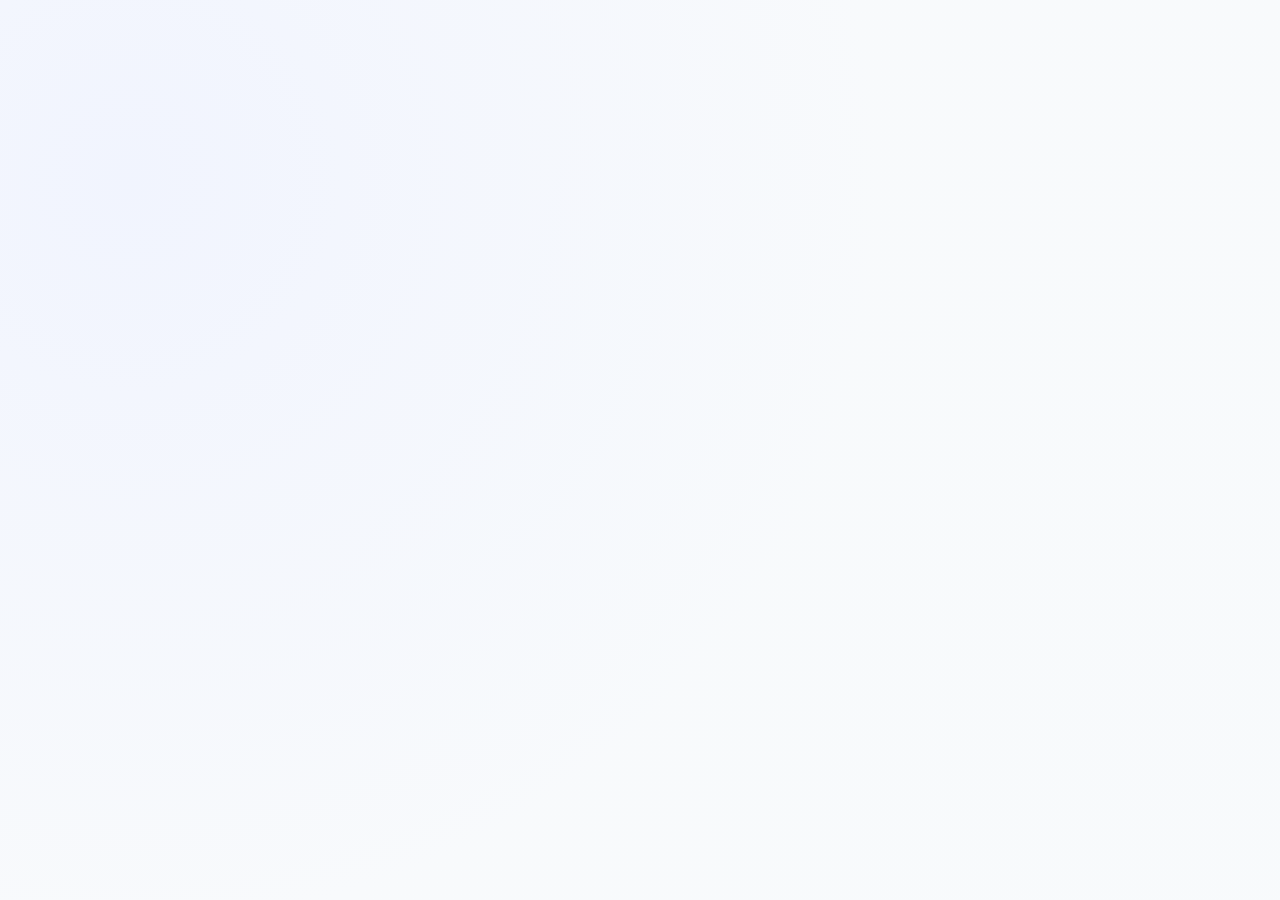
<file: index.html>
<!DOCTYPE html>
<html lang="en">
<head>
  <meta charset="utf-8">
  <meta name="viewport" content="width=device-width, initial-scale=1">
  <title>FinTrack Pro</title>
  <meta http-equiv="refresh" content="0;url=fintrack/index.html">
</head>
<body style="font-family:system-ui,sans-serif;display:flex;align-items:center;justify-content:center;height:100vh;margin:0;background:#f8fafc">
  <div style="text-align:center">
    <h2>Launching FinTrack Pro...</h2>
    <p><a href="fintrack/index.html" style="color:#4f46e5;font-weight:bold;text-decoration:none">Click here if not redirected automatically</a></p>
  </div>
</body>
</html>
</file>
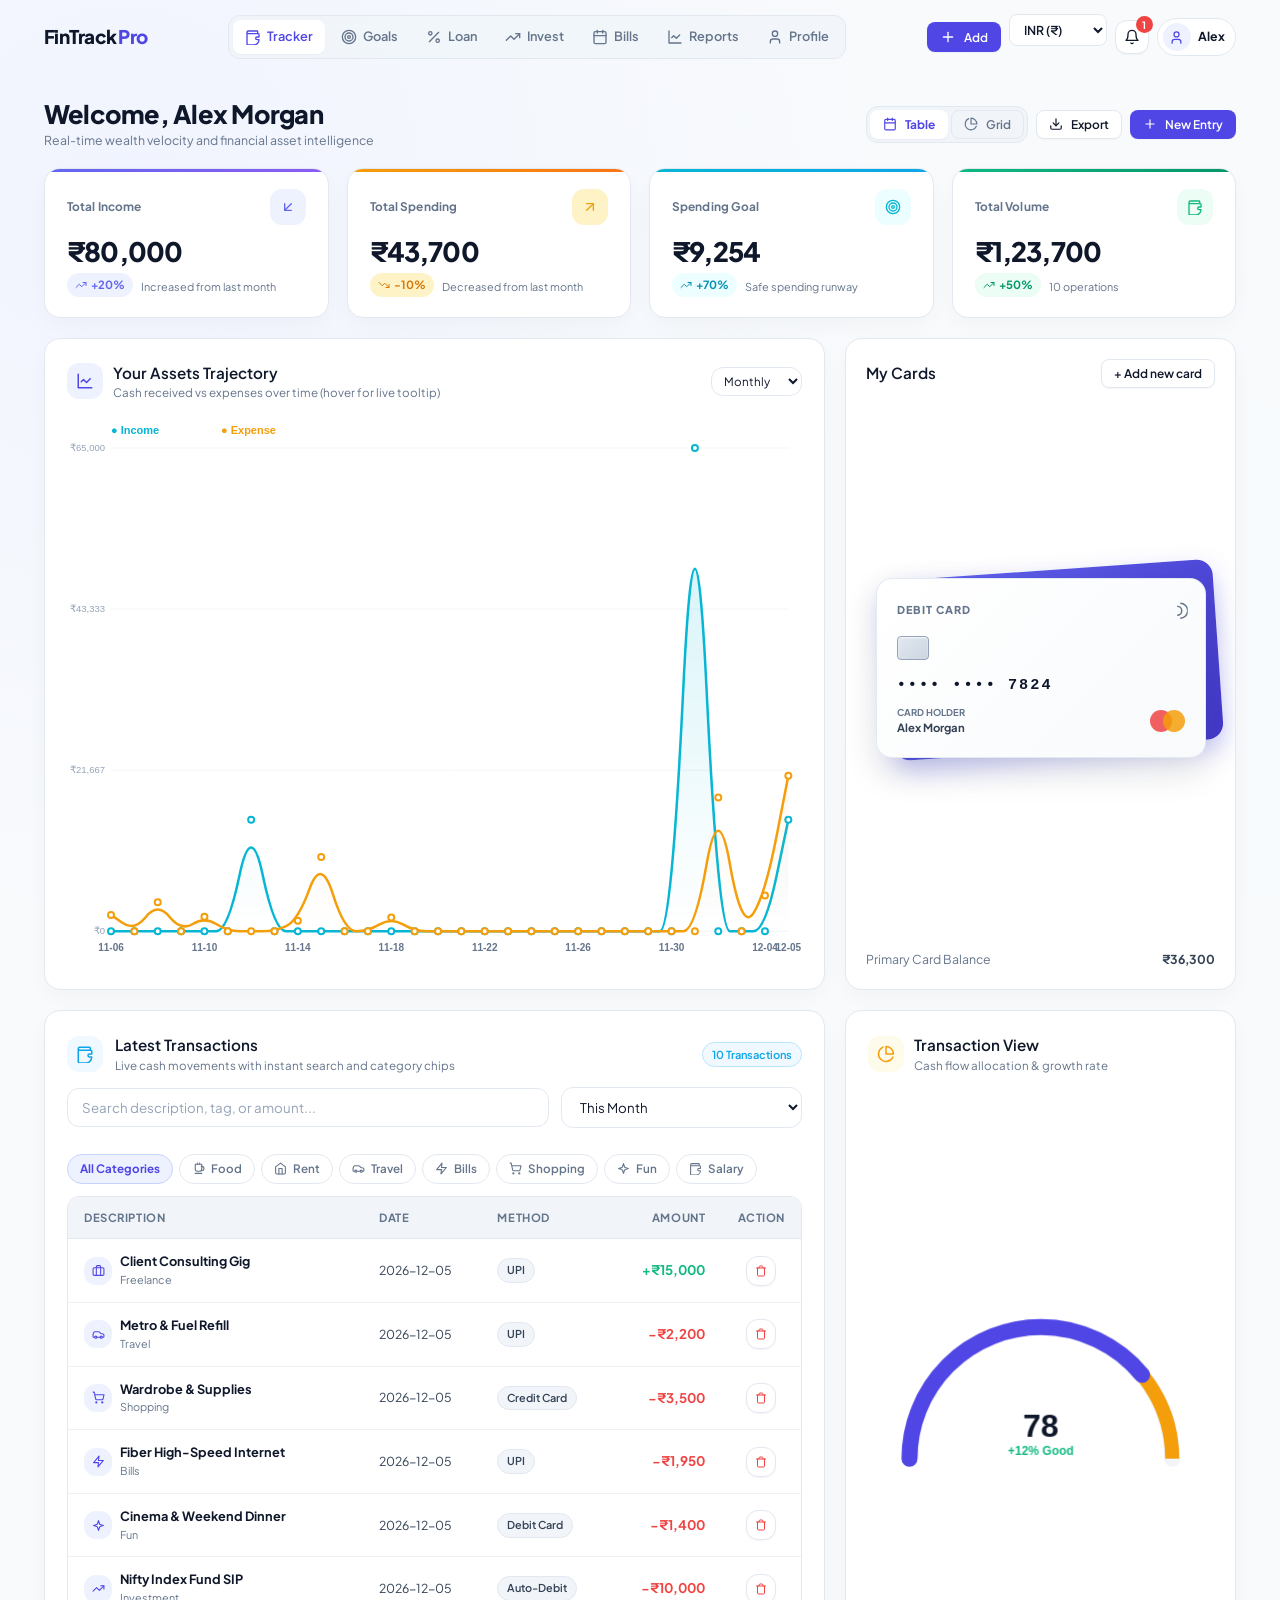
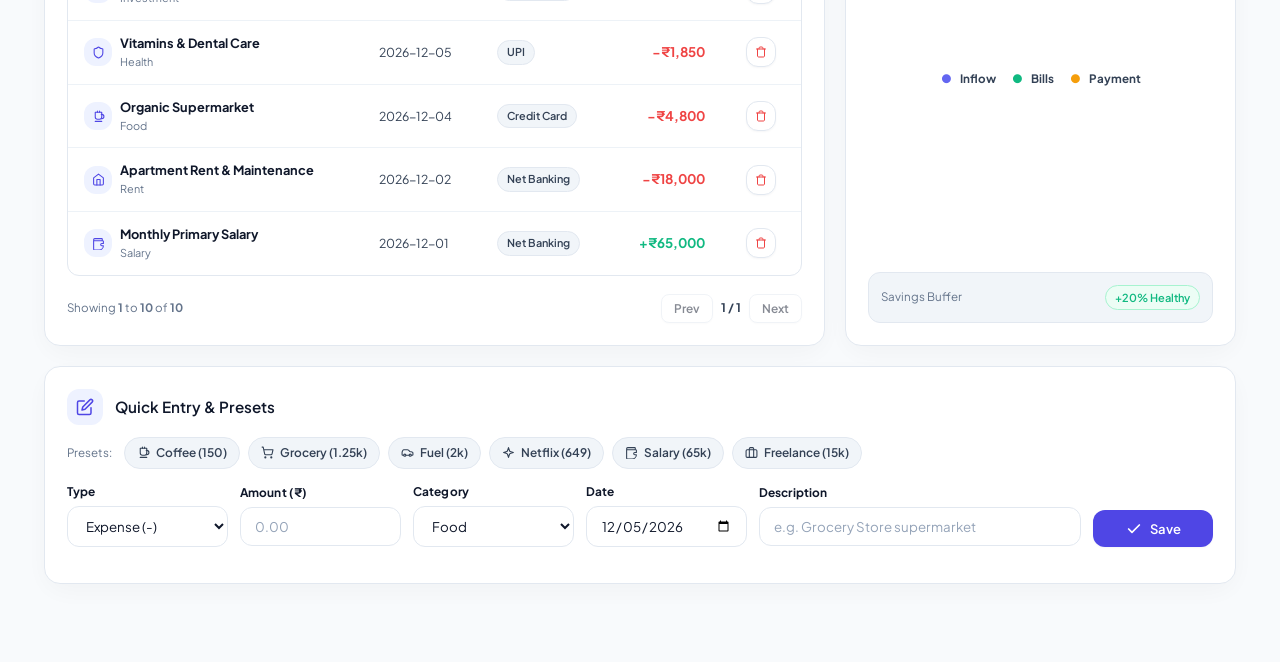
<file: fintrack/index.html>
<!DOCTYPE html>
<html lang="en">
<head>
  <meta charset="utf-8">
  <meta name="viewport" content="width=device-width, initial-scale=1">
  <title>FinTrack Pro · Wealth & Cash Flow Intelligence</title>
  <meta http-equiv="refresh" content="0;url=tracker.html">
  <link rel="stylesheet" href="css/style.css">
</head>
<body style="display:flex;align-items:center;justify-content:center;height:100vh;margin:0">
  <div style="text-align:center">
    <p>Launching FinTrack Pro...</p>
    <a href="tracker.html" class="btn">Open FinTrack Pro</a>
  </div>
</body>
</html>
</file>
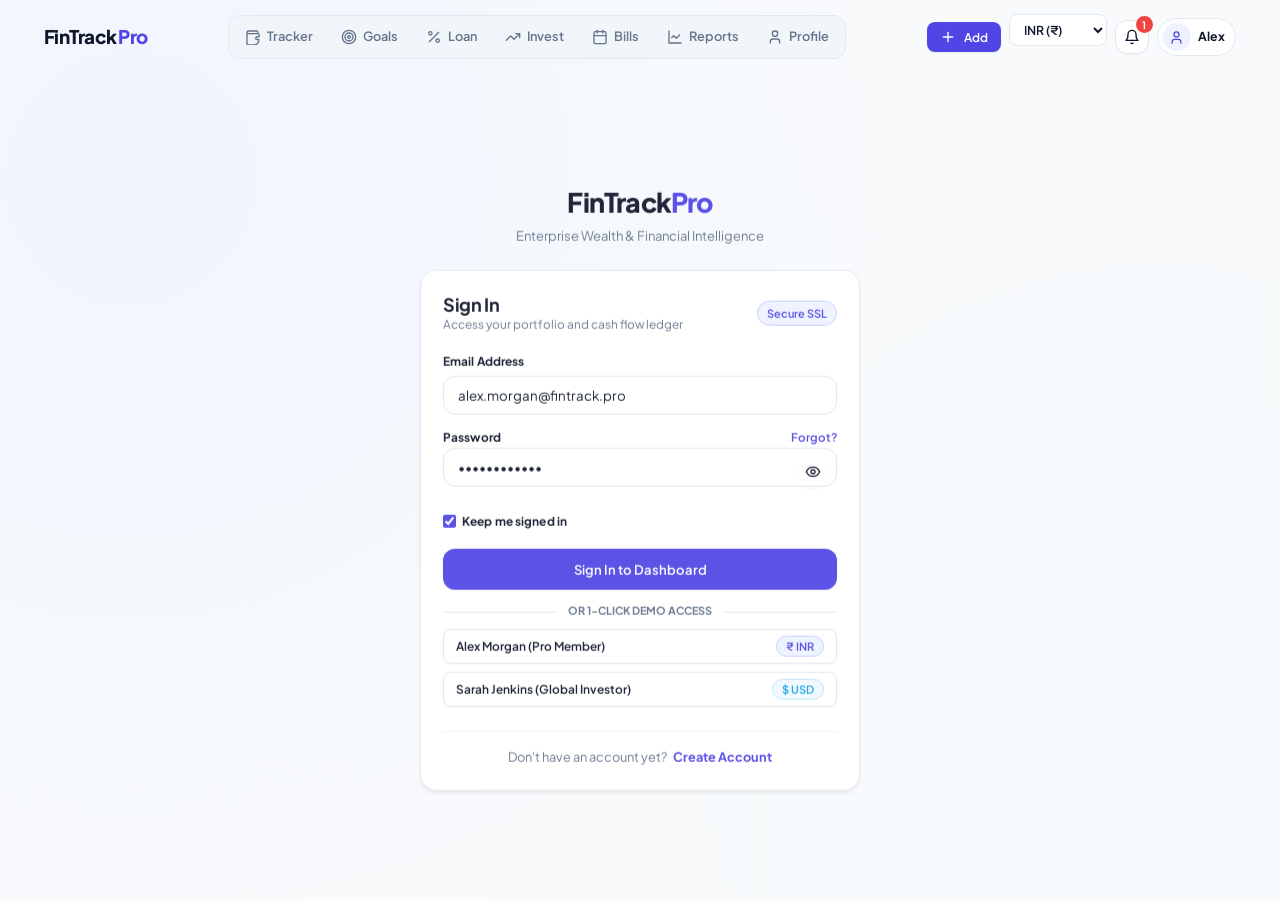
<file: fintrack/auth.html>
<!DOCTYPE html>
<html lang="en">
<head>
  <meta charset="utf-8">
  <meta http-equiv="refresh" content="0;url=login.html">
  <title>Redirecting to Login...</title>
</head>
<body>
  <p>Redirecting to <a href="login.html">Sign In</a>...</p>
</body>
</html>
</file>
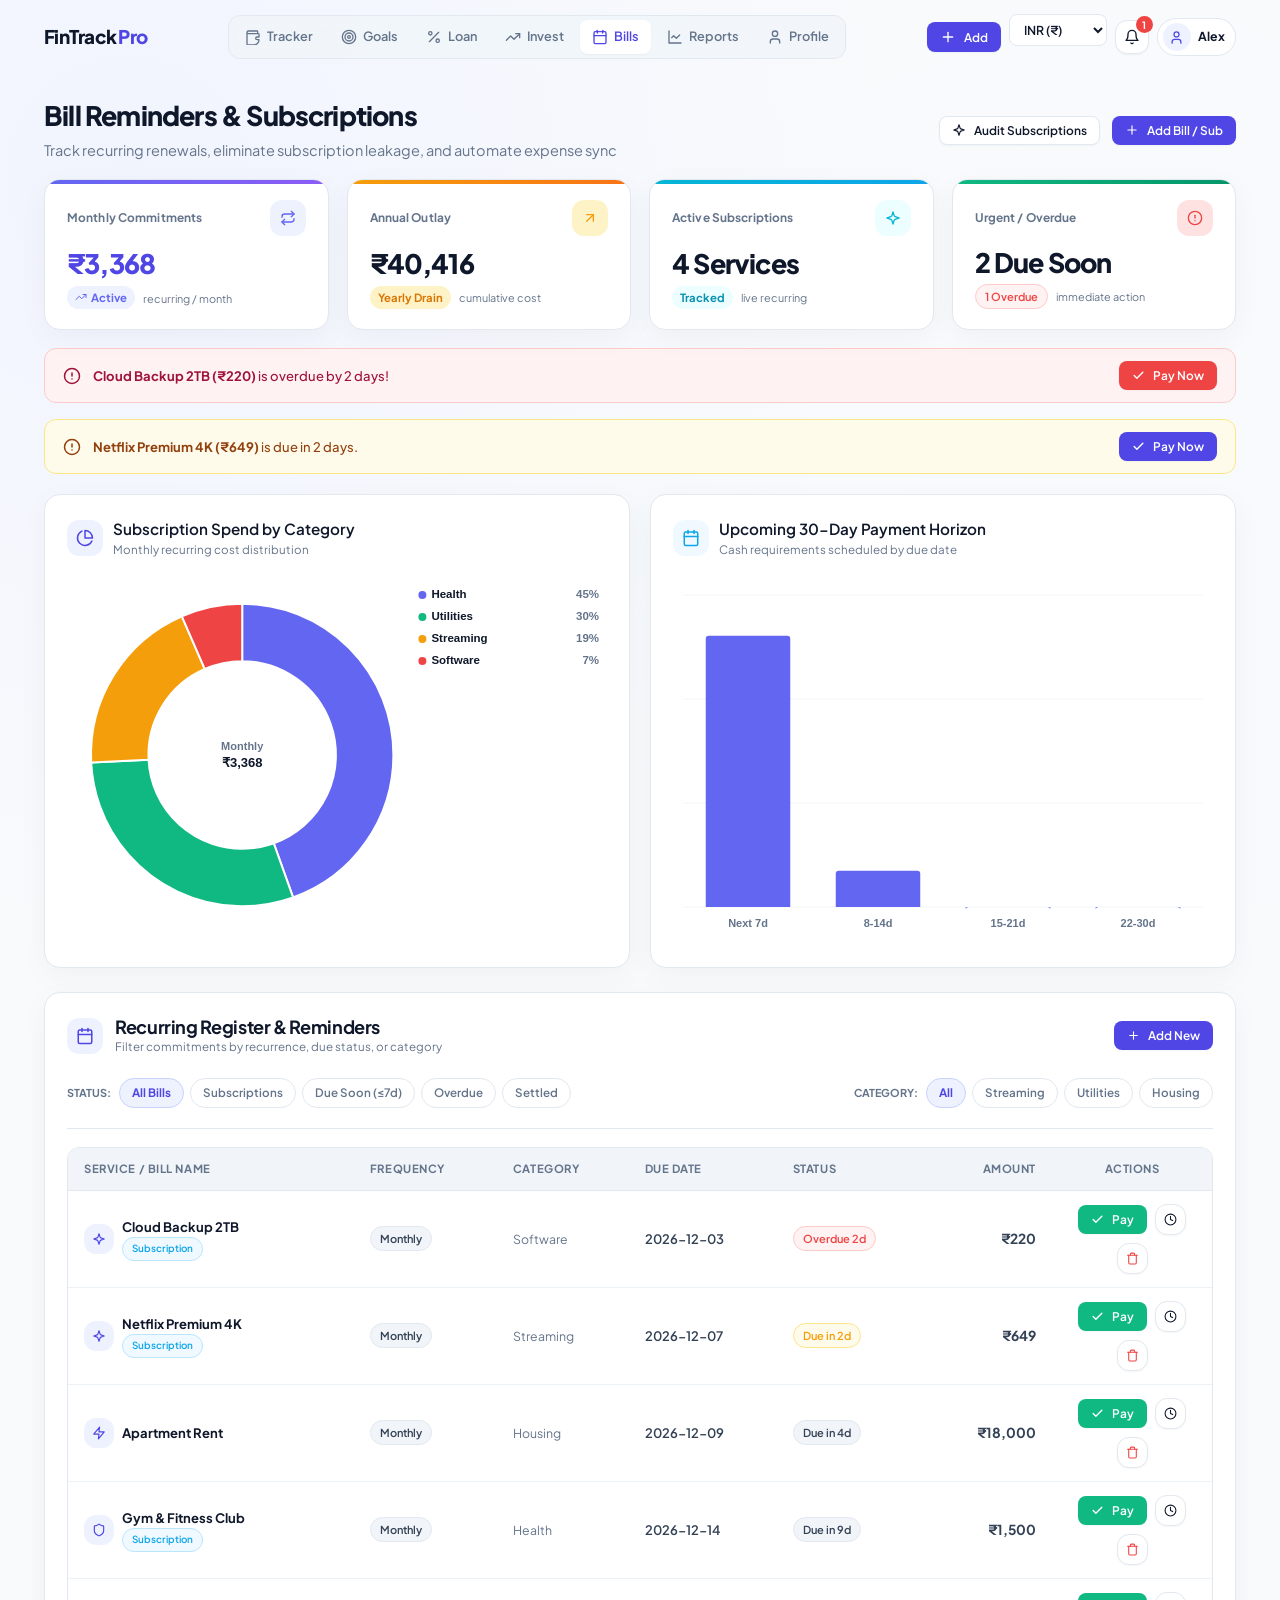
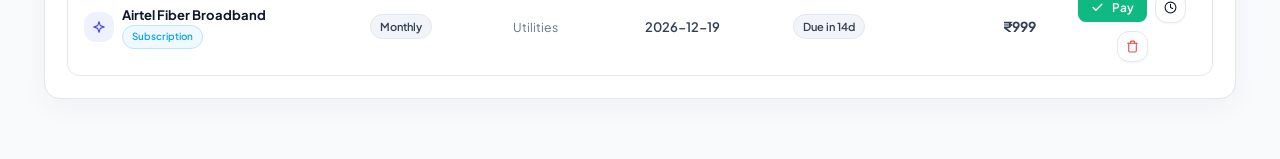
<file: fintrack/bills.html>
<!DOCTYPE html>
<html lang="en">
<head>
  <meta charset="utf-8">
  <meta name="viewport" content="width=device-width, initial-scale=1">
  <title>FinTrack Pro · Bills & Subscription Manager</title>
  <link rel="preconnect" href="https://fonts.googleapis.com">
  <link rel="preconnect" href="https://fonts.gstatic.com" crossorigin>
  <link href="https://fonts.googleapis.com/css2?family=Plus+Jakarta+Sans:wght@300;400;500;600;700;800&display=swap" rel="stylesheet">
  <link rel="stylesheet" href="css/style.css">
</head>
<body>
  <div id="nav"></div>
  <main class="wrap" id="app"></main>
  <script src="js/common.js"></script>
  <script src="js/bills.js"></script>
</body>
</html>
</file>
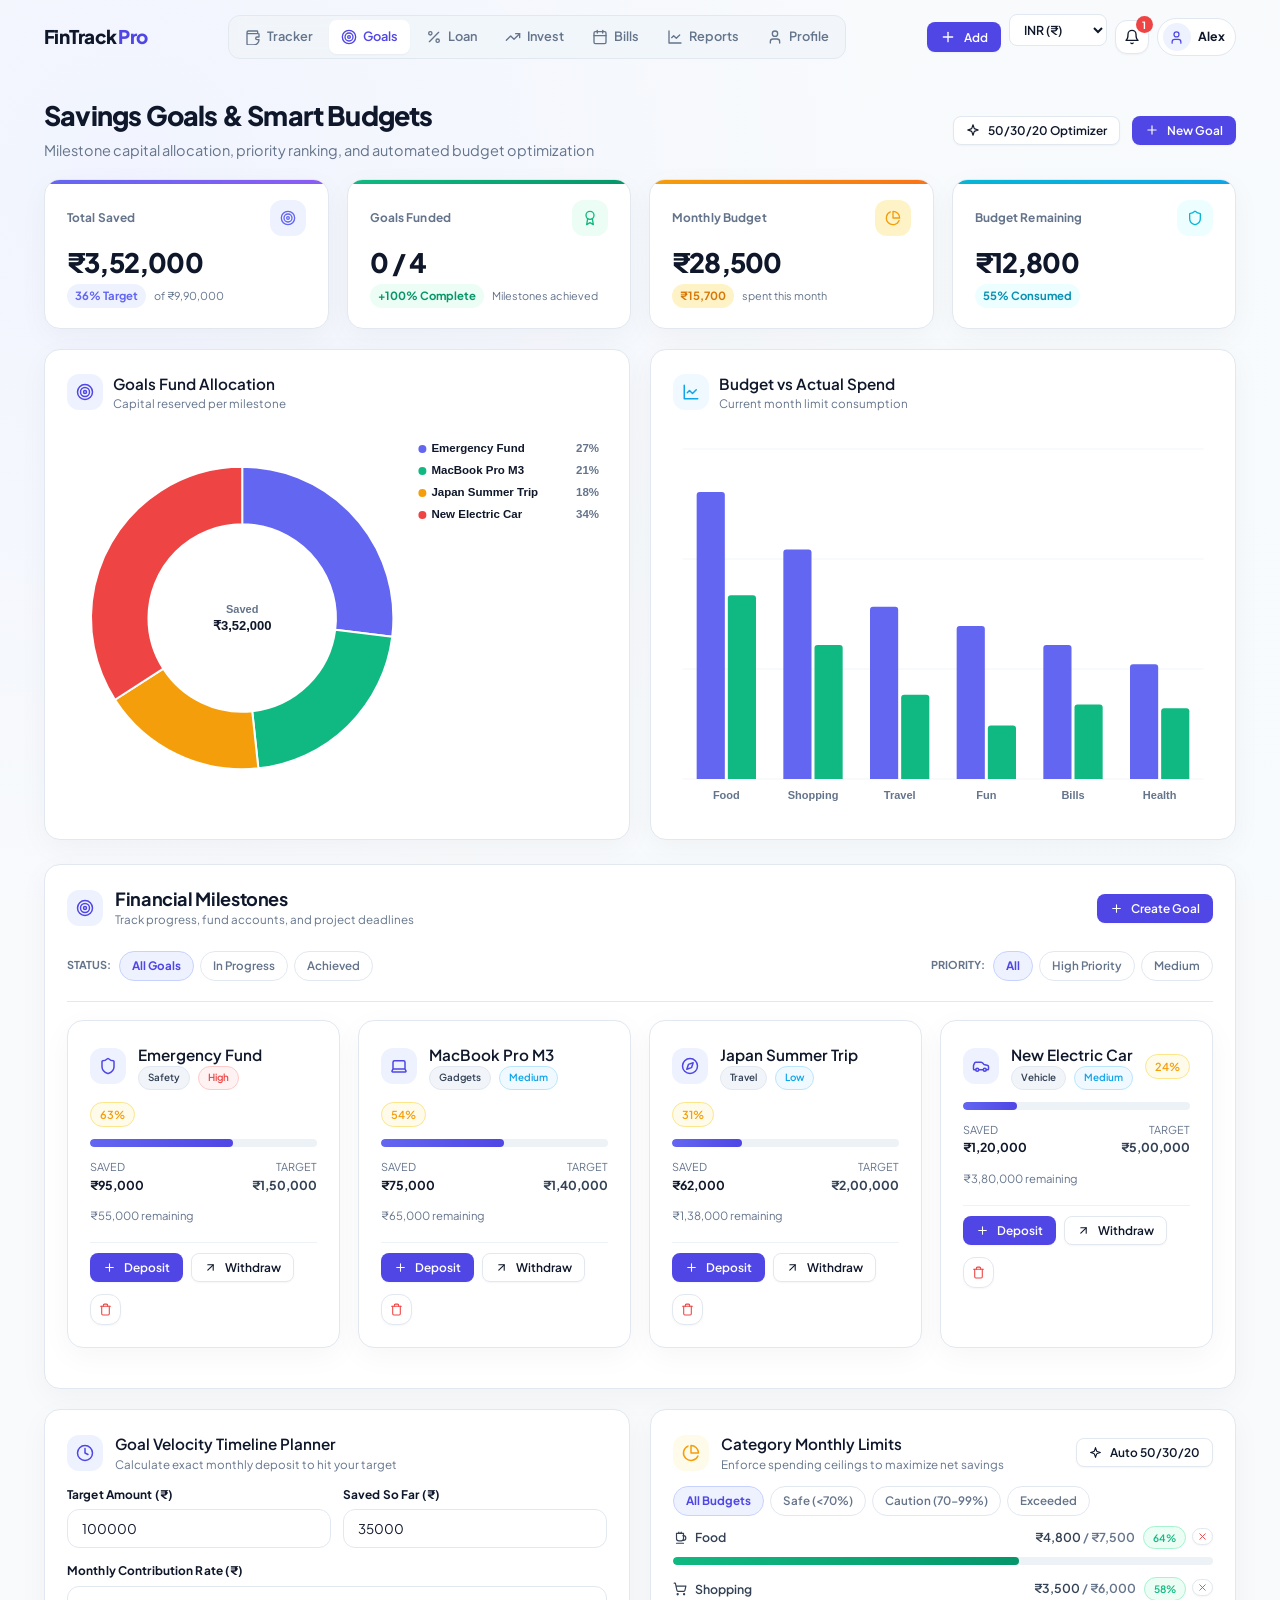
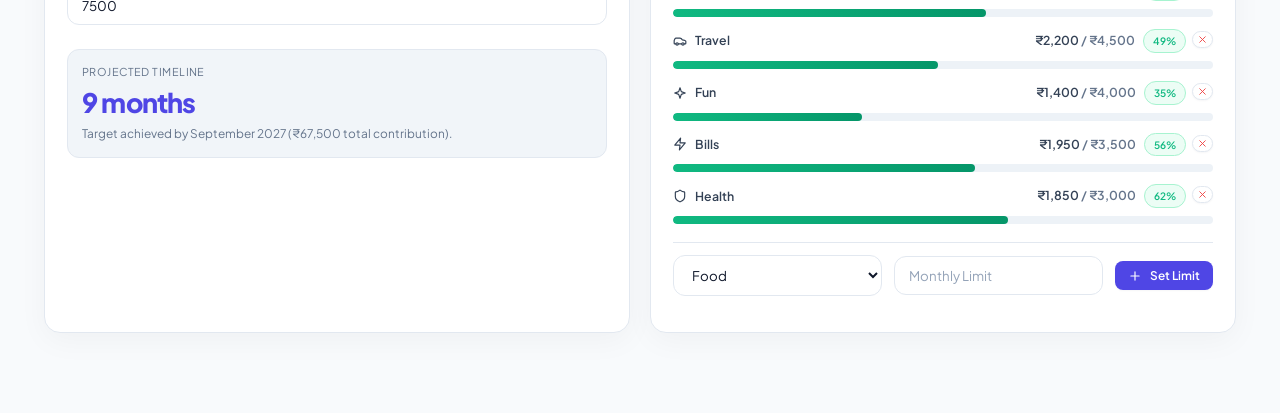
<file: fintrack/goals.html>
<!DOCTYPE html>
<html lang="en">
<head>
  <meta charset="utf-8">
  <meta name="viewport" content="width=device-width, initial-scale=1">
  <title>FinTrack Pro · Savings Goals & Budgets</title>
  <link rel="preconnect" href="https://fonts.googleapis.com">
  <link rel="preconnect" href="https://fonts.gstatic.com" crossorigin>
  <link href="https://fonts.googleapis.com/css2?family=Plus+Jakarta+Sans:wght@300;400;500;600;700;800&display=swap" rel="stylesheet">
  <link rel="stylesheet" href="css/style.css">
</head>
<body>
  <div id="nav"></div>
  <main class="wrap" id="app"></main>
  <script src="js/common.js"></script>
  <script src="js/goals.js"></script>
</body>
</html>
</file>
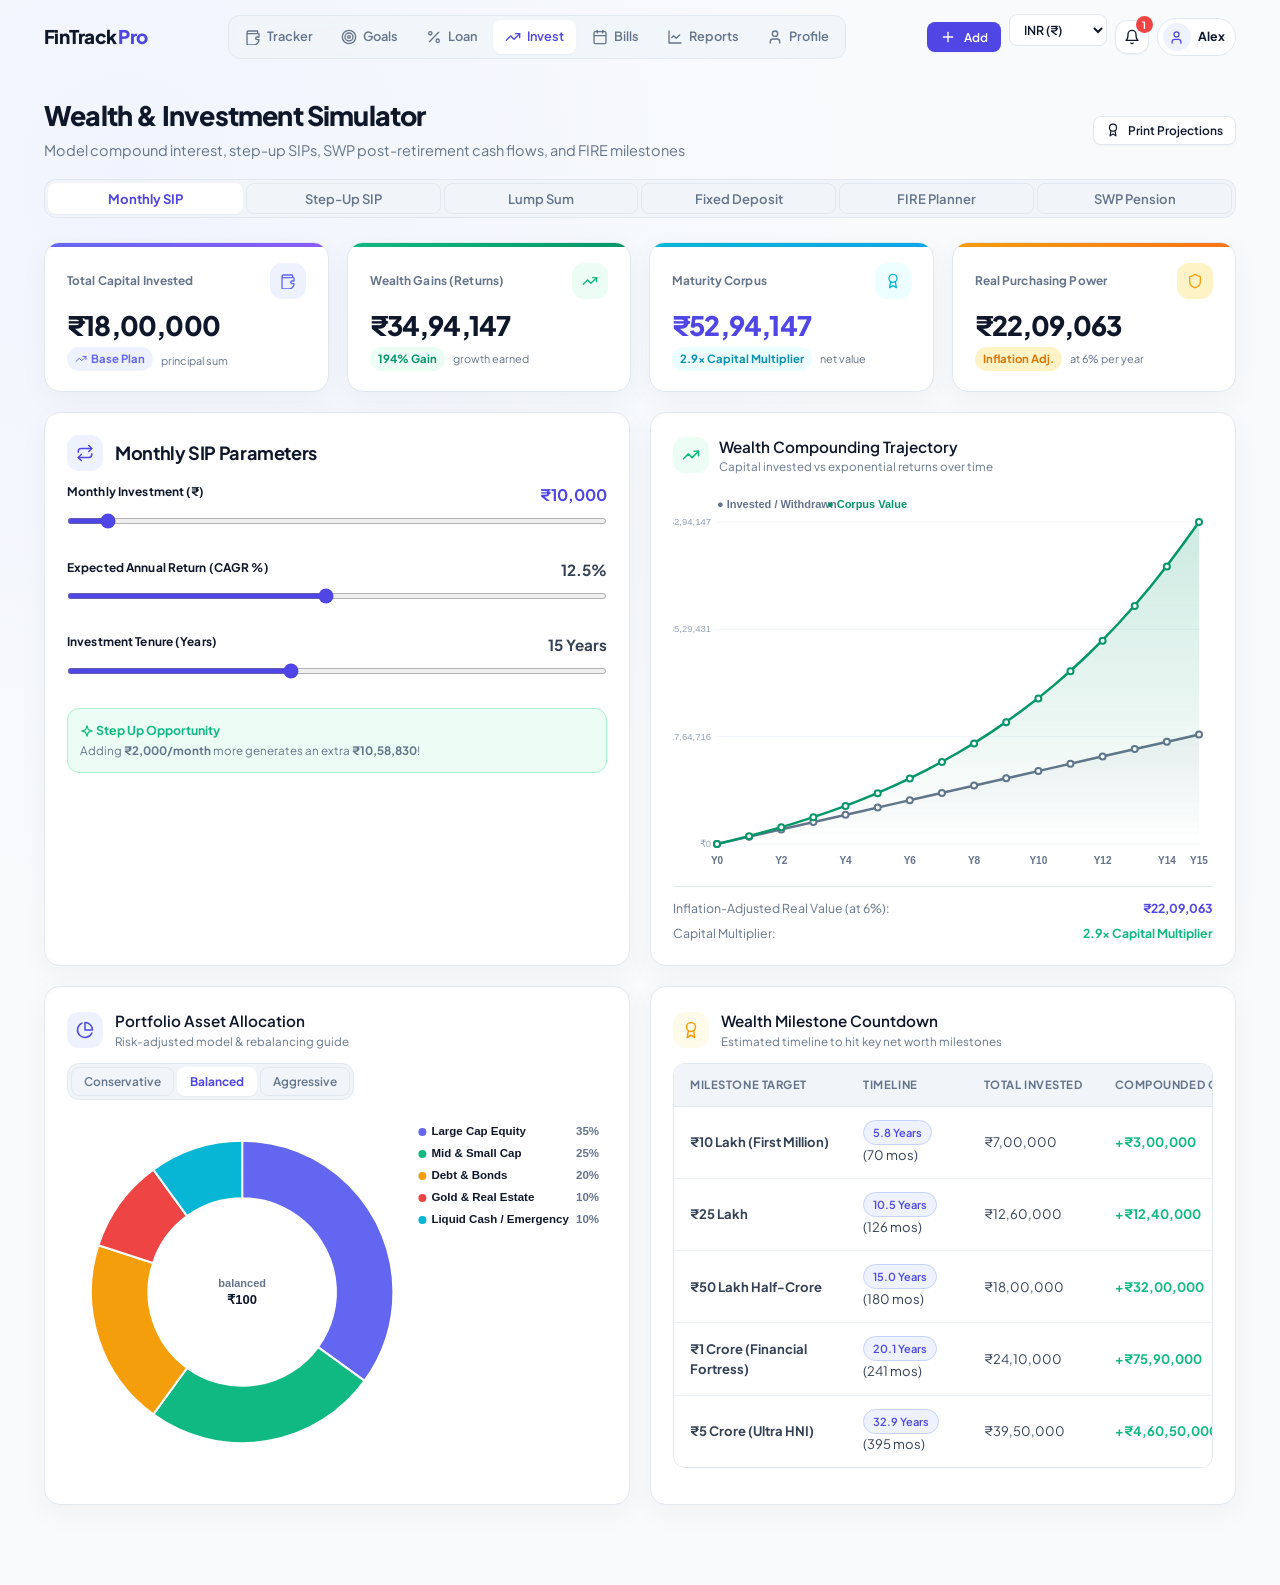
<file: fintrack/invest.html>
<!DOCTYPE html>
<html lang="en">
<head>
  <meta charset="utf-8">
  <meta name="viewport" content="width=device-width, initial-scale=1">
  <title>FinTrack Pro · Wealth & Investment Simulator</title>
  <link rel="preconnect" href="https://fonts.googleapis.com">
  <link rel="preconnect" href="https://fonts.gstatic.com" crossorigin>
  <link href="https://fonts.googleapis.com/css2?family=Plus+Jakarta+Sans:wght@300;400;500;600;700;800&display=swap" rel="stylesheet">
  <link rel="stylesheet" href="css/style.css">
</head>
<body>
  <div id="nav"></div>
  <main class="wrap" id="app"></main>
  <script src="js/common.js"></script>
  <script src="js/invest.js"></script>
</body>
</html>
</file>
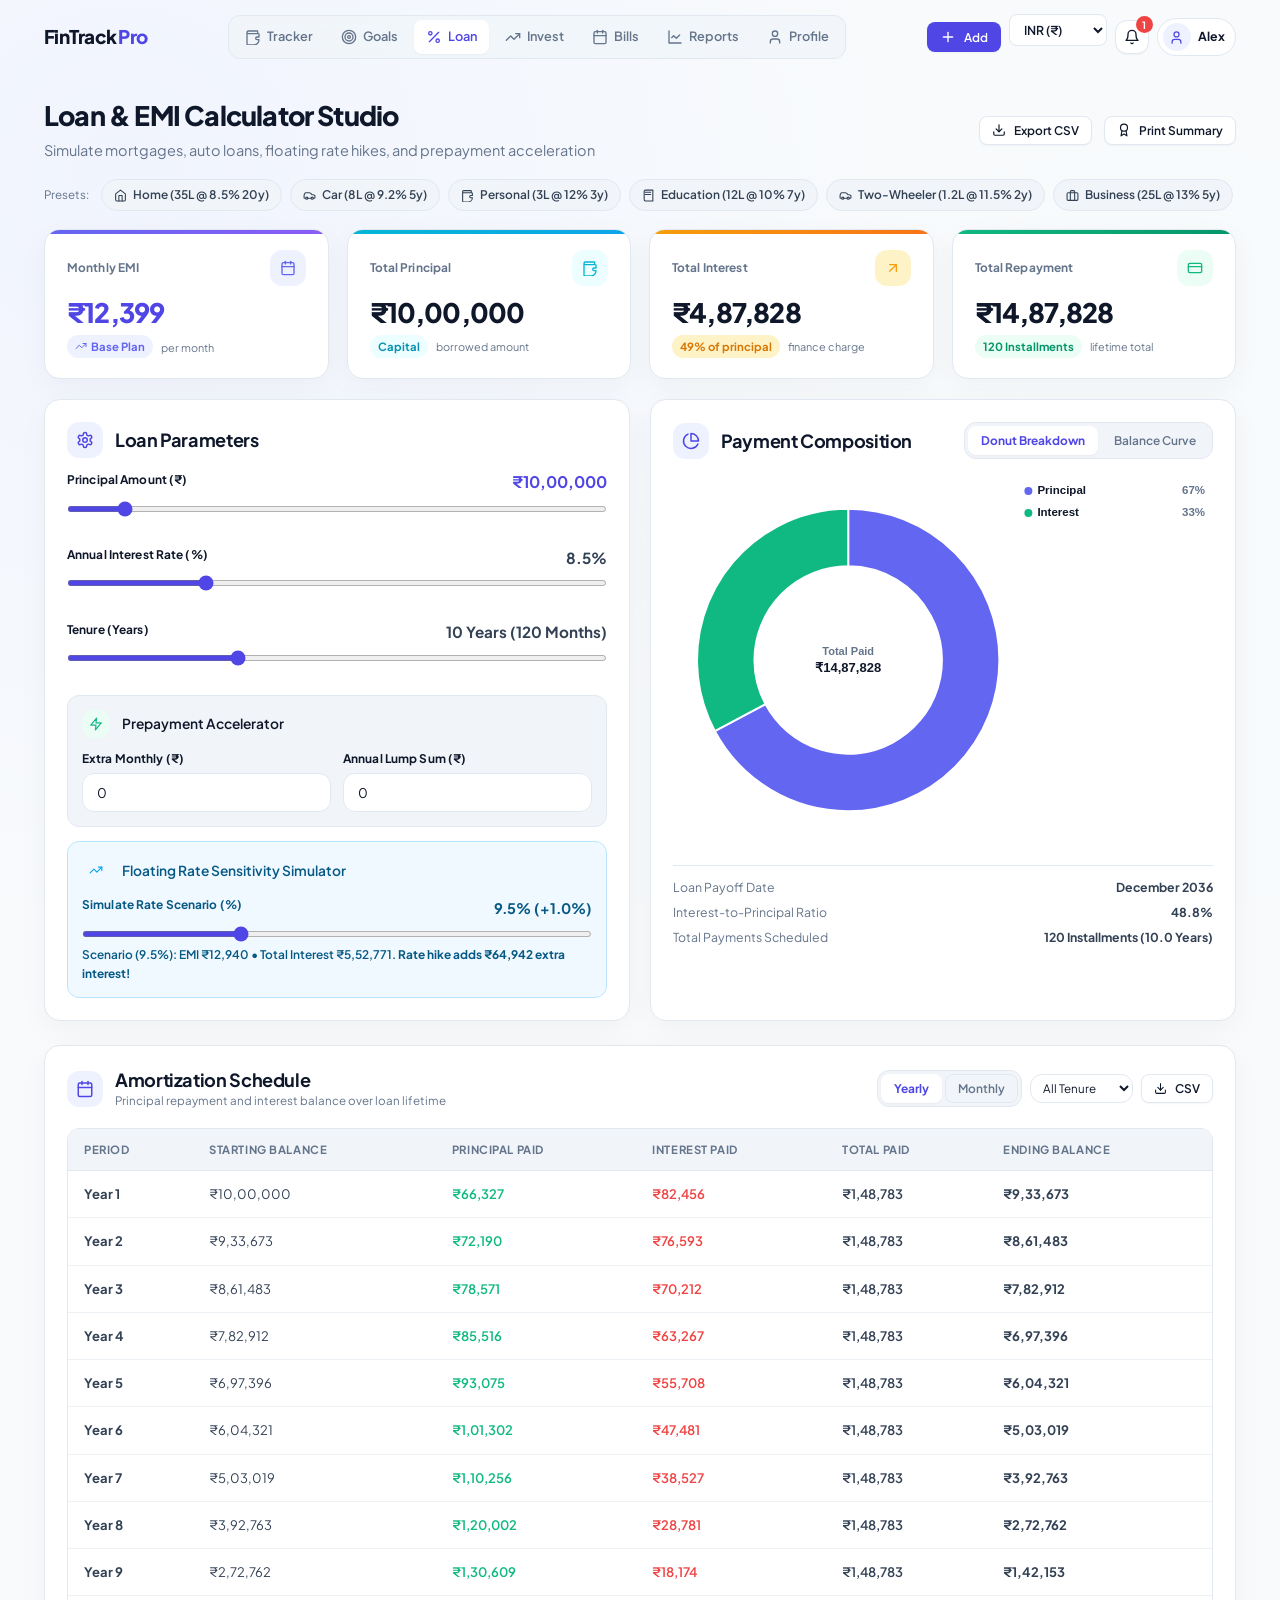
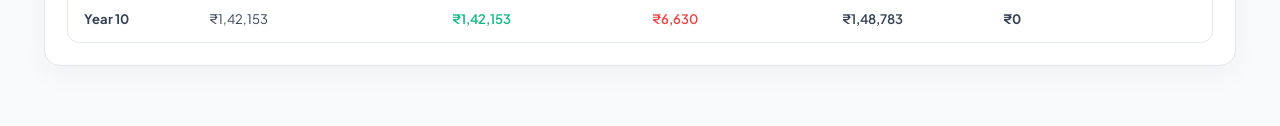
<file: fintrack/loan.html>
<!DOCTYPE html>
<html lang="en">
<head>
  <meta charset="utf-8">
  <meta name="viewport" content="width=device-width, initial-scale=1">
  <title>FinTrack Pro · Loan & EMI Calculator Studio</title>
  <link rel="preconnect" href="https://fonts.googleapis.com">
  <link rel="preconnect" href="https://fonts.gstatic.com" crossorigin>
  <link href="https://fonts.googleapis.com/css2?family=Plus+Jakarta+Sans:wght@300;400;500;600;700;800&display=swap" rel="stylesheet">
  <link rel="stylesheet" href="css/style.css">
</head>
<body>
  <div id="nav"></div>
  <main class="wrap" id="app"></main>
  <script src="js/common.js"></script>
  <script src="js/loan.js"></script>
</body>
</html>
</file>
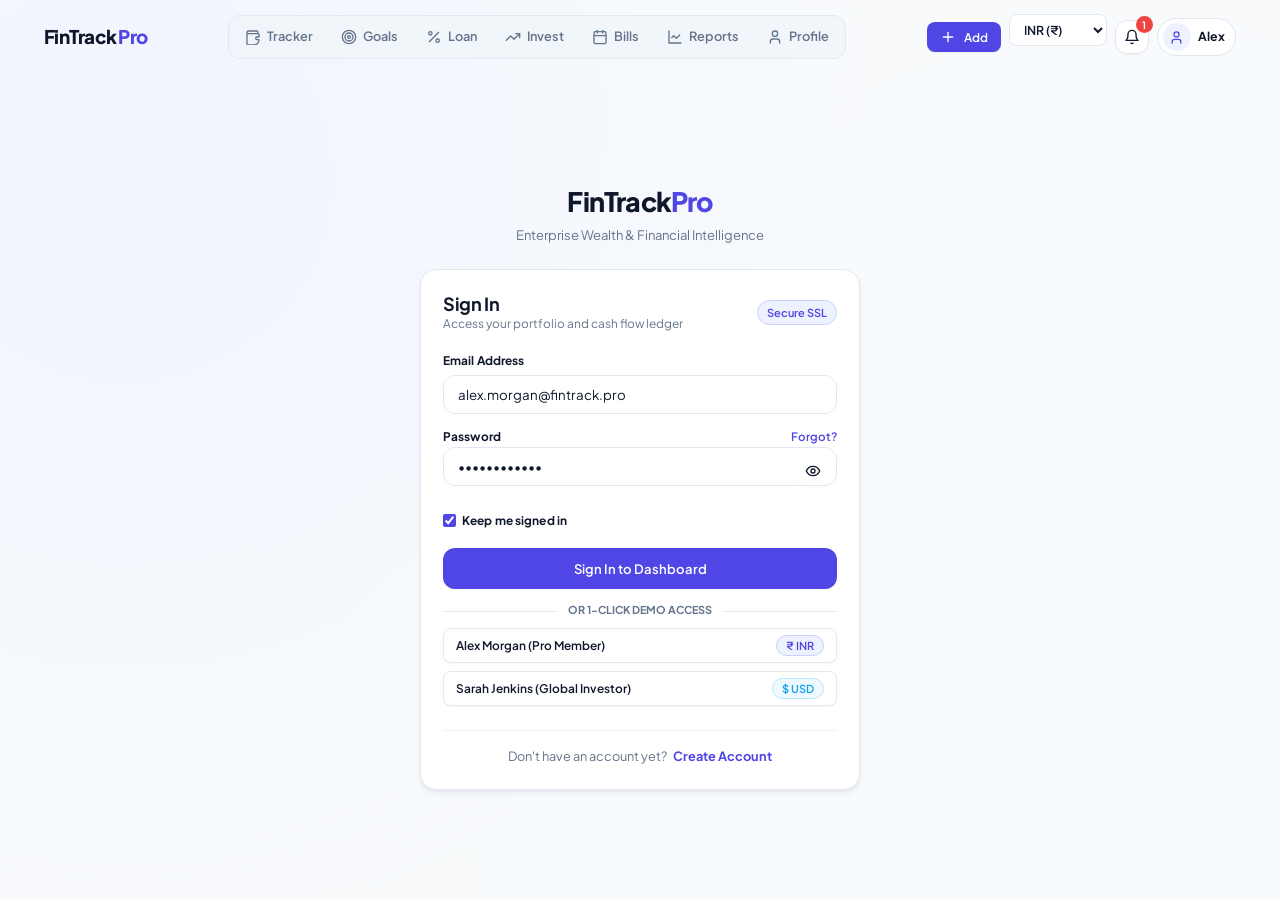
<file: fintrack/login.html>
<!DOCTYPE html>
<html lang="en">
<head>
  <meta charset="utf-8">
  <meta name="viewport" content="width=device-width, initial-scale=1">
  <title>Sign In · FinTrack Pro</title>
  <link rel="preconnect" href="https://fonts.googleapis.com">
  <link rel="preconnect" href="https://fonts.gstatic.com" crossorigin>
  <link href="https://fonts.googleapis.com/css2?family=Plus+Jakarta+Sans:wght@300;400;500;600;700;800&display=swap" rel="stylesheet">
  <link rel="stylesheet" href="css/style.css">
</head>
<body style="display:flex;flex-direction:column;min-height:100vh">
  <div id="nav"></div>
  <main class="wrap" style="display:flex;align-items:center;justify-content:center;padding:30px 14px">
    <div class="animate-fade-in" style="width:100%;max-width:440px">
      <!-- Clean Brand Header without logo icon -->
      <div style="text-align:center;margin-bottom:24px">
        <h1 style="font-size:1.85rem;margin-bottom:6px">FinTrack<span style="color:var(--primary)">Pro</span></h1>
        <div class="mut" style="font-size:0.9rem">Enterprise Wealth & Financial Intelligence</div>
      </div>

      <!-- Login Card -->
      <div class="card" style="box-shadow:var(--shadow-md)">
        <div class="row between mb-3">
          <div>
            <h2 style="font-size:1.25rem;margin:0">Sign In</h2>
            <div class="mut" style="font-size:0.82rem">Access your portfolio and cash flow ledger</div>
          </div>
          <span class="tag primary">Secure SSL</span>
        </div>

        <form id="login-form" onsubmit="event.preventDefault();submitLogin()">
          <label for="l-email">Email Address</label>
          <input id="l-email" type="email" placeholder="name@company.com" value="alex.morgan@fintrack.pro" required autocomplete="email">

          <div class="row between">
            <label for="l-pass" style="margin-bottom:0">Password</label>
            <a href="javascript:void(0)" onclick="toast('Password reset link sent to registered email', 'info')" style="font-size:0.8rem;color:var(--primary);font-weight:600">Forgot?</a>
          </div>
          <div class="row-nowrap mb-2" style="position:relative">
            <input id="l-pass" type="password" placeholder="••••••••" value="Password123!" required autocomplete="current-password" style="padding-right:42px">
            <button class="btn alt icon-only sm" type="button" onclick="togglePassVisibility('l-pass', this)" style="position:absolute;right:8px;top:8px;border:none;background:transparent" title="Toggle visibility">
              <span class="svg-icon" style="width:16px;height:16px"><svg viewBox="0 0 24 24" fill="none" stroke="currentColor" stroke-width="2"><path d="M2 12s3-7 10-7 10 7 10 7-3 7-10 7-10-7-10-7Z"/><circle cx="12" cy="12" r="3"/></svg></span>
            </button>
          </div>

          <div class="row between mb-3" style="font-size:0.85rem">
            <label style="display:inline-flex;align-items:center;cursor:pointer;margin:0">
              <input type="checkbox" id="l-remember" checked style="width:auto;margin-right:6px">
              <span>Keep me signed in</span>
            </label>
          </div>

          <div id="login-error" class="bad mb-2" style="font-size:0.85rem;font-weight:600"></div>

          <button type="submit" class="btn" style="width:100%;padding:11px">Sign In to Dashboard</button>
        </form>

        <!-- Quick 1-Click Demo Profiles -->
        <div style="margin:22px 0 16px;position:relative;text-align:center">
          <hr style="border:0;border-top:1px solid var(--border)">
          <span style="position:absolute;top:-9px;left:50%;transform:translateX(-50%);background:#fff;padding:0 12px;font-size:0.75rem;color:var(--text-muted);font-weight:700">OR 1-CLICK DEMO ACCESS</span>
        </div>

        <div style="display:flex;flex-direction:column;gap:8px">
          <button class="btn alt sm" style="width:100%;justify-content:space-between" onclick="quickLoginDemo('alex.morgan@fintrack.pro')">
            <span>Alex Morgan (Pro Member)</span>
            <span class="tag primary">₹ INR</span>
          </button>
          <button class="btn alt sm" style="width:100%;justify-content:space-between" onclick="quickLoginDemo('sarah.j@fintrack.pro')">
            <span>Sarah Jenkins (Global Investor)</span>
            <span class="tag info">$ USD</span>
          </button>
        </div>

        <!-- Link to Sign Up -->
        <div class="mt-4" style="text-align:center;padding-top:16px;border-top:1px solid var(--border-light);font-size:0.88rem">
          <span class="mut">Don't have an account yet?</span>
          <a href="signup.html" style="color:var(--primary);font-weight:700;margin-left:4px">Create Account</a>
        </div>
      </div>
    </div>
  </main>

  <script src="js/common.js"></script>
  <script>
    function togglePassVisibility(id, btn) {
      const inp = document.getElementById(id);
      if (!inp) return;
      inp.type = inp.type === "password" ? "text" : "password";
    }

    function quickLoginDemo(email) {
      const users = get("users", []);
      const match = users.find(u => u.email.toLowerCase() === email.toLowerCase()) || users[0];
      if (match) {
        set("user", match);
        if (match.currency) set("currency", match.currency);
        toast(`Logged in as ${match.name}!`, "success");
        setTimeout(() => location.href = "tracker.html", 350);
      }
    }

    function submitLogin() {
      const email = document.getElementById("l-email").value.trim();
      const pass = document.getElementById("l-pass").value;
      const err = document.getElementById("login-error");

      if (!email || !pass) {
        err.textContent = "Please fill in all fields.";
        return;
      }

      const users = get("users", []);
      const match = users.find(u => u.email.toLowerCase() === email.toLowerCase());

      if (!match) {
        err.textContent = "Account not found. Click 'Create Account' below to register.";
        return;
      }

      if (match.pass && match.pass !== pass) {
        err.textContent = "Incorrect password. Please verify credentials.";
        return;
      }

      set("user", match);
      if (match.currency) set("currency", match.currency);
      toast(`Welcome back, ${match.name}!`, "success");
      setTimeout(() => location.href = "tracker.html", 350);
    }
  </script>
</body>
</html>
</file>
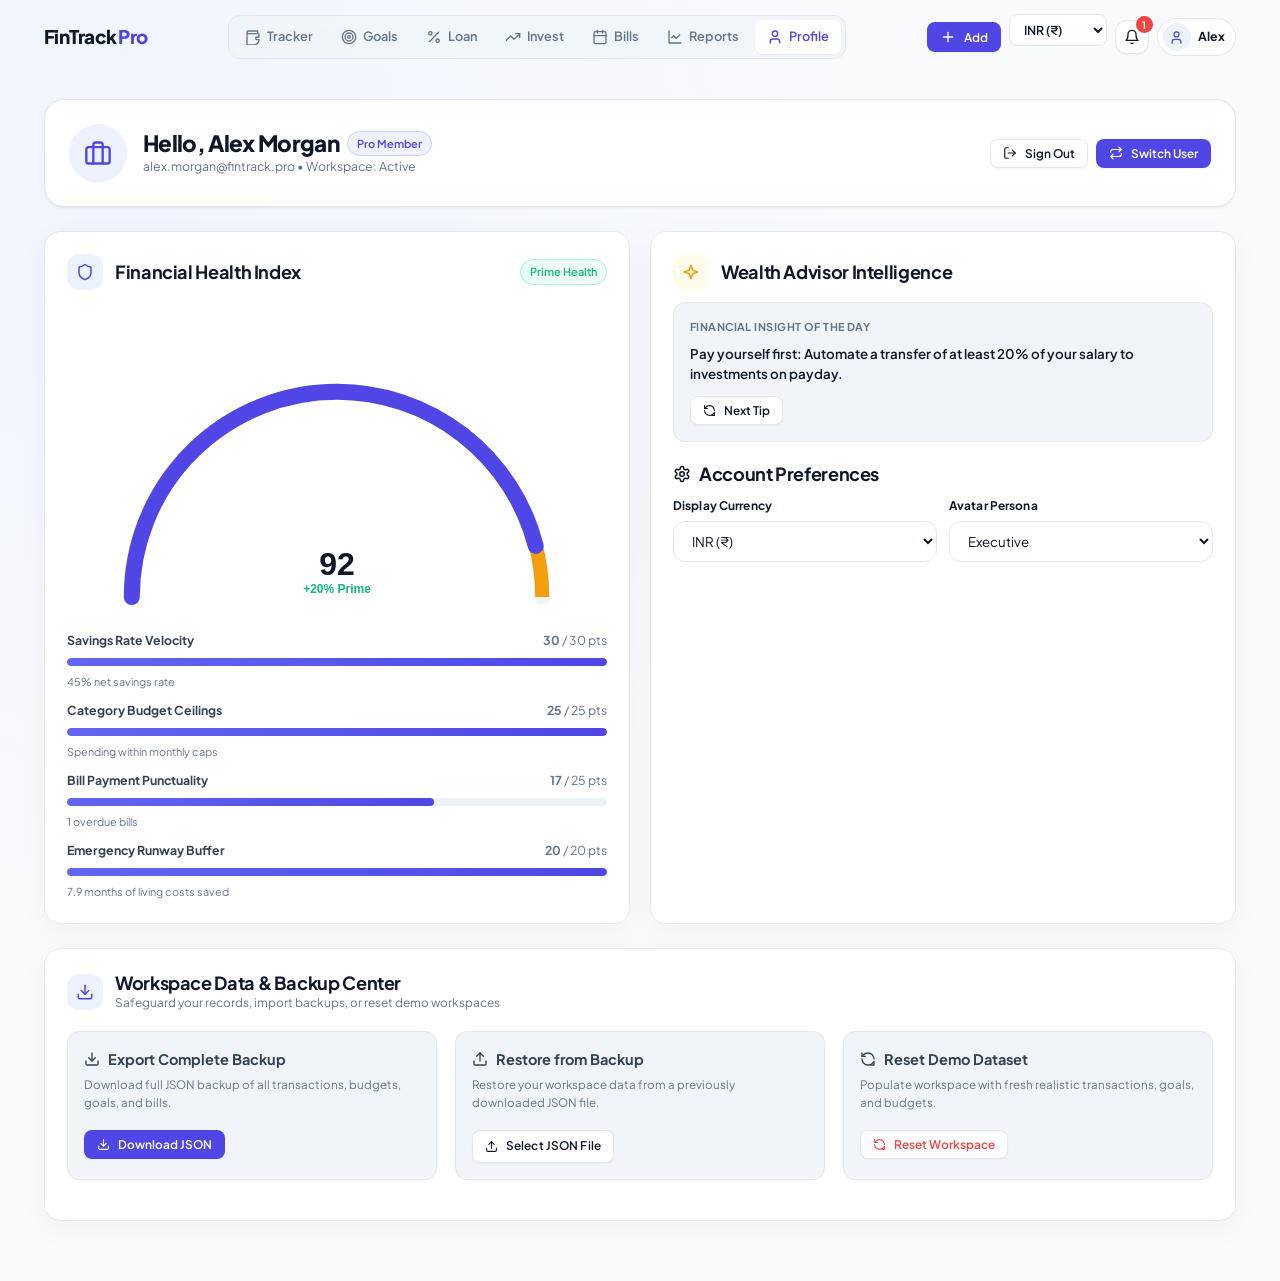
<file: fintrack/profile.html>
<!DOCTYPE html>
<html lang="en">
<head>
  <meta charset="utf-8">
  <meta name="viewport" content="width=device-width, initial-scale=1">
  <title>FinTrack Pro · User Profile & Health Score</title>
  <link rel="preconnect" href="https://fonts.googleapis.com">
  <link rel="preconnect" href="https://fonts.gstatic.com" crossorigin>
  <link href="https://fonts.googleapis.com/css2?family=Plus+Jakarta+Sans:wght@300;400;500;600;700;800&display=swap" rel="stylesheet">
  <link rel="stylesheet" href="css/style.css">
</head>
<body>
  <div id="nav"></div>
  <main class="wrap" id="app"></main>
  <script src="js/common.js"></script>
  <script src="js/profile.js"></script>
</body>
</html>
</file>
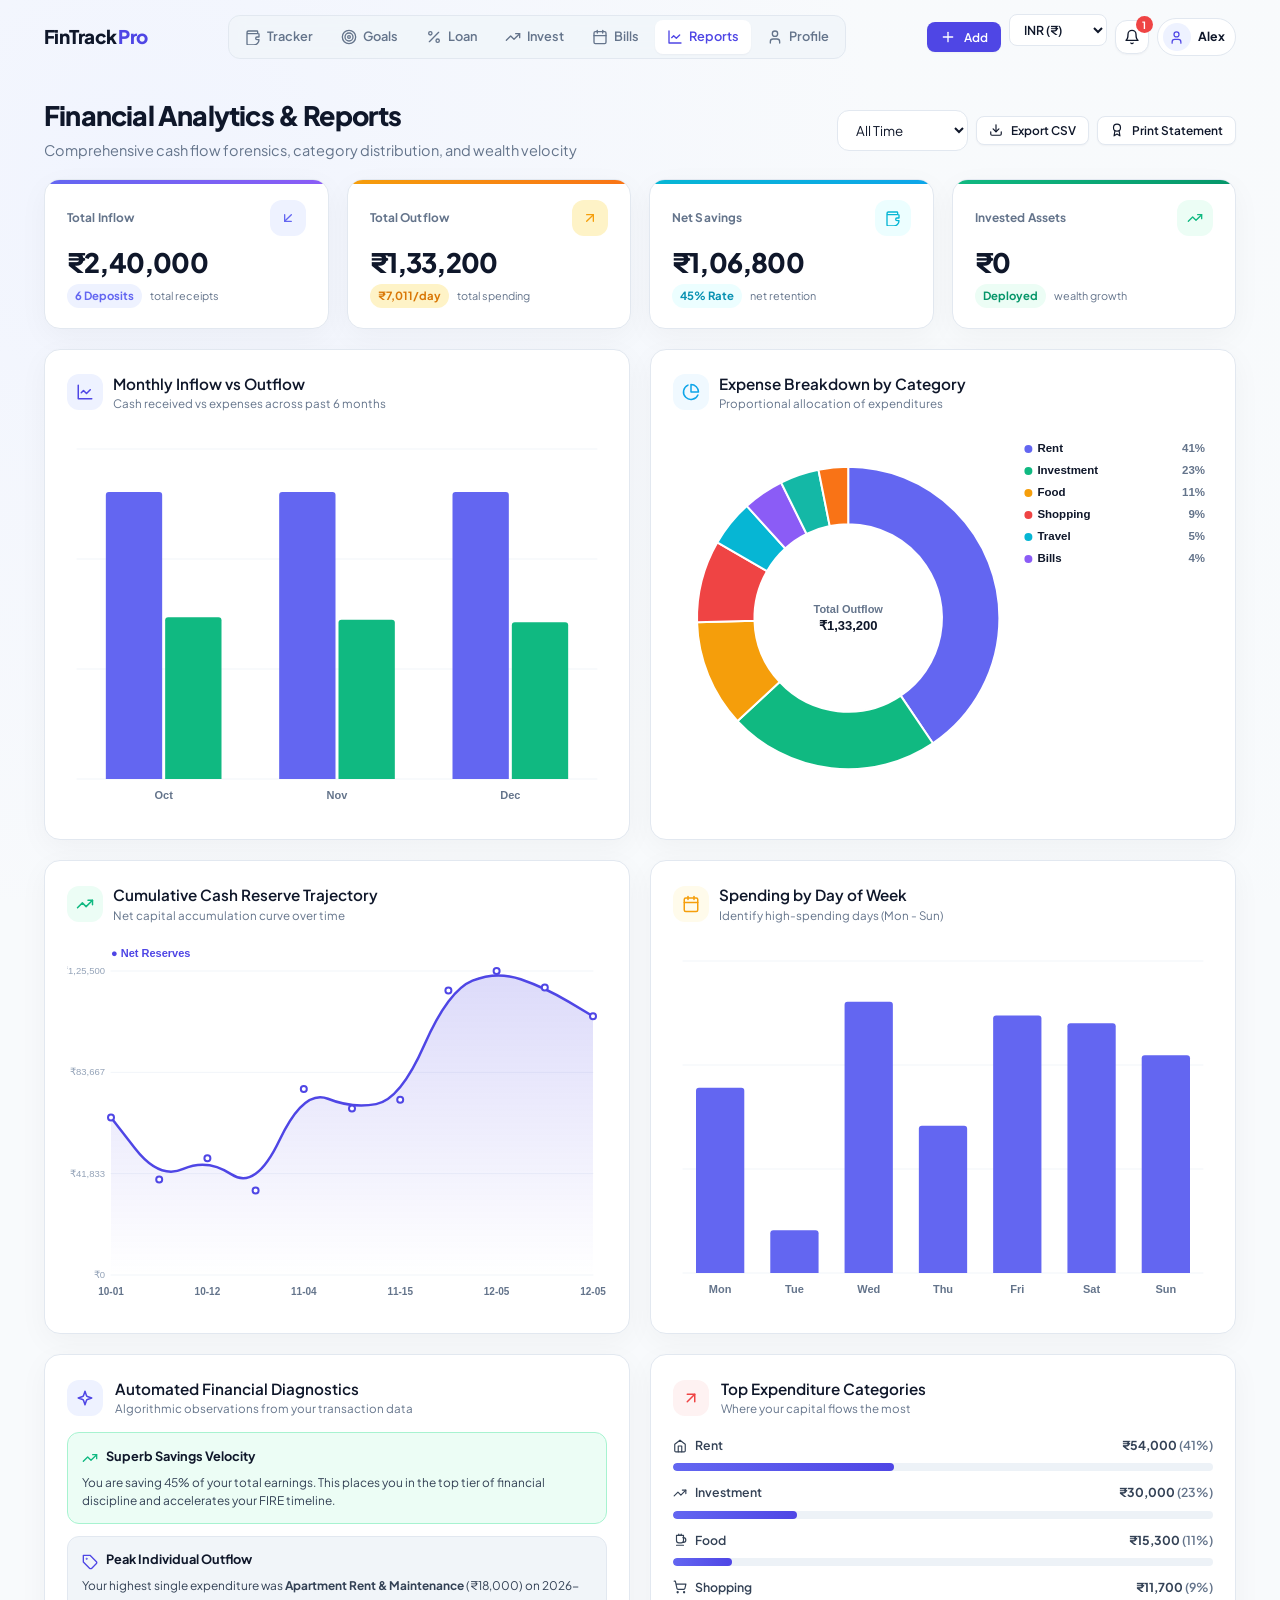
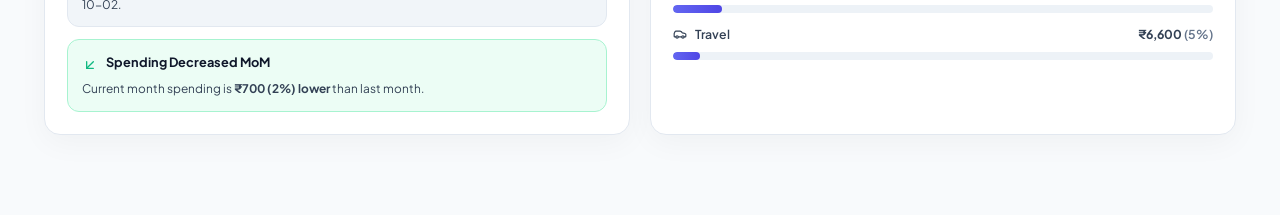
<file: fintrack/reports.html>
<!DOCTYPE html>
<html lang="en">
<head>
  <meta charset="utf-8">
  <meta name="viewport" content="width=device-width, initial-scale=1">
  <title>FinTrack Pro · Financial Reports & Analytics</title>
  <link rel="preconnect" href="https://fonts.googleapis.com">
  <link rel="preconnect" href="https://fonts.gstatic.com" crossorigin>
  <link href="https://fonts.googleapis.com/css2?family=Plus+Jakarta+Sans:wght@300;400;500;600;700;800&display=swap" rel="stylesheet">
  <link rel="stylesheet" href="css/style.css">
</head>
<body>
  <div id="nav"></div>
  <main class="wrap" id="app"></main>
  <script src="js/common.js"></script>
  <script src="js/reports.js"></script>
</body>
</html>
</file>
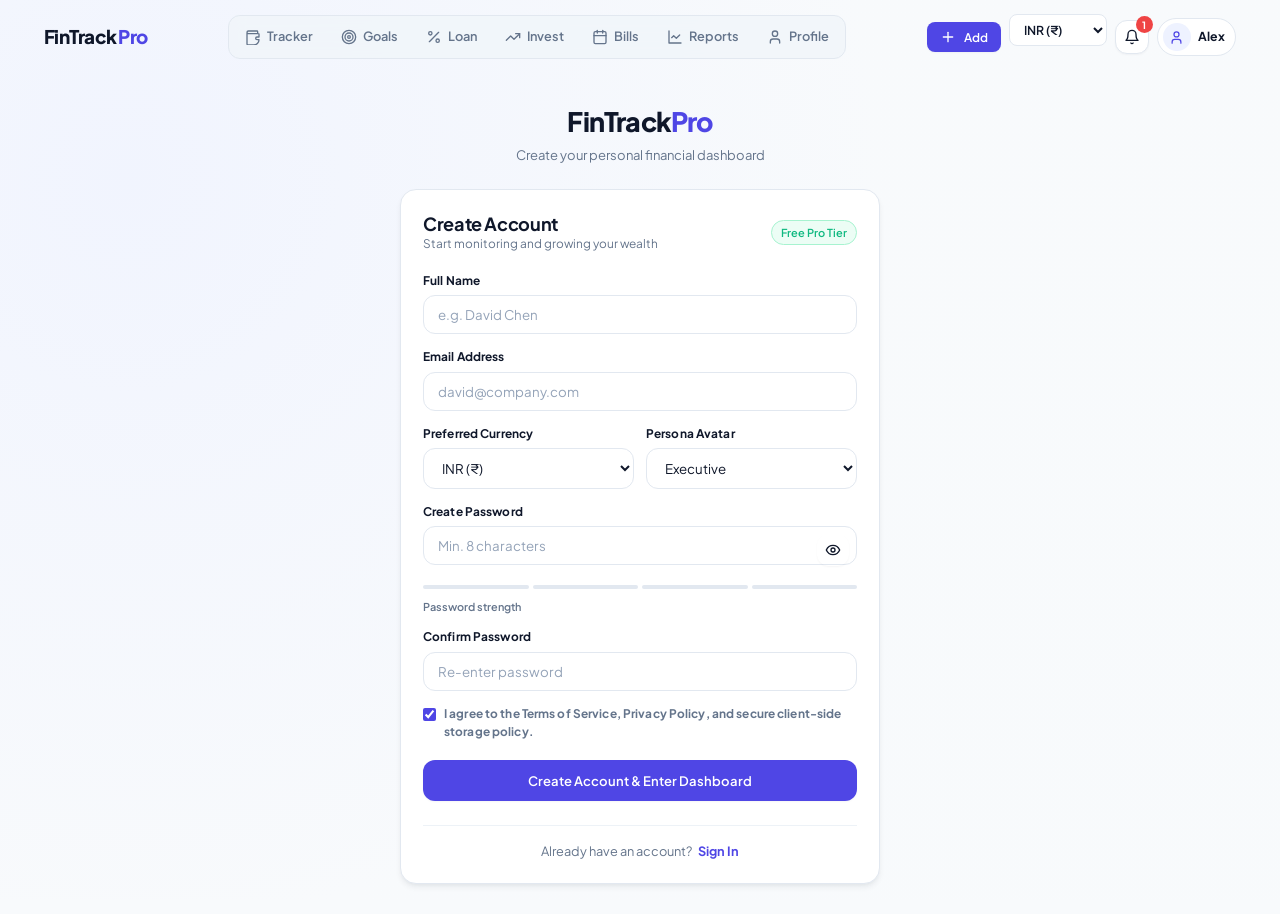
<file: fintrack/signup.html>
<!DOCTYPE html>
<html lang="en">
<head>
  <meta charset="utf-8">
  <meta name="viewport" content="width=device-width, initial-scale=1">
  <title>Sign Up · FinTrack Pro</title>
  <link rel="preconnect" href="https://fonts.googleapis.com">
  <link rel="preconnect" href="https://fonts.gstatic.com" crossorigin>
  <link href="https://fonts.googleapis.com/css2?family=Plus+Jakarta+Sans:wght@300;400;500;600;700;800&display=swap" rel="stylesheet">
  <link rel="stylesheet" href="css/style.css">
</head>
<body style="display:flex;flex-direction:column;min-height:100vh">
  <div id="nav"></div>
  <main class="wrap" style="display:flex;align-items:center;justify-content:center;padding:30px 14px">
    <div class="animate-fade-in" style="width:100%;max-width:480px">
      <!-- Clean Brand Header without logo icon -->
      <div style="text-align:center;margin-bottom:24px">
        <h1 style="font-size:1.85rem;margin-bottom:6px">FinTrack<span style="color:var(--primary)">Pro</span></h1>
        <div class="mut" style="font-size:0.9rem">Create your personal financial dashboard</div>
      </div>

      <!-- Registration Card -->
      <div class="card" style="box-shadow:var(--shadow-md)">
        <div class="row between mb-3">
          <div>
            <h2 style="font-size:1.25rem;margin:0">Create Account</h2>
            <div class="mut" style="font-size:0.82rem">Start monitoring and growing your wealth</div>
          </div>
          <span class="tag success">Free Pro Tier</span>
        </div>

        <form id="signup-form" onsubmit="event.preventDefault();submitSignUp()">
          <label for="su-name">Full Name</label>
          <input id="su-name" placeholder="e.g. David Chen" required autocomplete="name">

          <label for="su-email">Email Address</label>
          <input id="su-email" type="email" placeholder="david@company.com" required autocomplete="email">

          <div class="row">
            <div style="flex:1">
              <label for="su-cur">Preferred Currency</label>
              <select id="su-cur">
                <option value="INR">INR (₹)</option>
                <option value="USD">USD ($)</option>
                <option value="EUR">EUR (€)</option>
                <option value="GBP">GBP (£)</option>
                <option value="JPY">JPY (¥)</option>
                <option value="AUD">AUD (A$)</option>
                <option value="CAD">CAD (C$)</option>
              </select>
            </div>
            <div style="flex:1">
              <label for="su-avatar">Persona Avatar</label>
              <select id="su-avatar">
                <option value="exec">Executive</option>
                <option value="tech">Tech / Pro</option>
                <option value="invest">Investor</option>
                <option value="shield">Protector</option>
                <option value="global">Global</option>
              </select>
            </div>
          </div>

          <label for="su-pass">Create Password</label>
          <div class="row-nowrap mb-1" style="position:relative">
            <input id="su-pass" type="password" placeholder="Min. 8 characters" required autocomplete="new-password" oninput="checkStrength(this.value)" style="padding-right:42px">
            <button class="btn alt icon-only sm" type="button" onclick="togglePass('su-pass')" style="position:absolute;right:8px;top:8px;border:none;background:transparent" title="Toggle visibility">
              <span class="svg-icon" style="width:16px;height:16px"><svg viewBox="0 0 24 24" fill="none" stroke="currentColor" stroke-width="2"><path d="M2 12s3-7 10-7 10 7 10 7-3 7-10 7-10-7-10-7Z"/><circle cx="12" cy="12" r="3"/></svg></span>
            </button>
          </div>

          <!-- 4-Stage Strength Meter -->
          <div class="strength-meter">
            <div class="strength-bar" id="str-1"></div>
            <div class="strength-bar" id="str-2"></div>
            <div class="strength-bar" id="str-3"></div>
            <div class="strength-bar" id="str-4"></div>
          </div>
          <div id="str-label" class="mut mb-2" style="font-size:0.75rem;font-weight:600">Password strength</div>

          <label for="su-pass-confirm">Confirm Password</label>
          <input id="su-pass-confirm" type="password" placeholder="Re-enter password" required autocomplete="new-password">

          <div class="mb-3" style="font-size:0.82rem">
            <label style="display:inline-flex;align-items:flex-start;cursor:pointer;margin:0">
              <input type="checkbox" id="su-terms" checked required style="width:auto;margin:3px 8px 0 0">
              <span class="mut">I agree to the Terms of Service, Privacy Policy, and secure client-side storage policy.</span>
            </label>
          </div>

          <div id="su-error" class="bad mb-2" style="font-size:0.85rem;font-weight:600"></div>

          <button type="submit" class="btn" style="width:100%;padding:11px">Create Account & Enter Dashboard</button>
        </form>

        <!-- Link to Login -->
        <div class="mt-4" style="text-align:center;padding-top:16px;border-top:1px solid var(--border-light);font-size:0.88rem">
          <span class="mut">Already have an account?</span>
          <a href="login.html" style="color:var(--primary);font-weight:700;margin-left:4px">Sign In</a>
        </div>
      </div>
    </div>
  </main>

  <script src="js/common.js"></script>
  <script>
    function togglePass(id) {
      const inp = document.getElementById(id);
      if (inp) inp.type = inp.type === "password" ? "text" : "password";
    }

    function checkStrength(p) {
      const len = p.length >= 8;
      const upper = /[A-Z]/.test(p);
      const num = /\d/.test(p);
      const special = /[^A-Za-z0-9]/.test(p);
      const score = [len, upper, num, special].filter(Boolean).length;

      for (let i = 1; i <= 4; i++) {
        const bar = document.getElementById("str-" + i);
        if (bar) {
          bar.className = "strength-bar";
          if (i <= score) {
            if (score <= 1) bar.classList.add("active-weak");
            else if (score === 2) bar.classList.add("active-fair");
            else if (score === 3) bar.classList.add("active-good");
            else bar.classList.add("active-strong");
          }
        }
      }

      const lbl = document.getElementById("str-label");
      if (lbl) {
        if (!p) {
          lbl.textContent = "Enter password";
          lbl.className = "mut mb-2";
        } else if (score <= 1) {
          lbl.textContent = "Strength: Weak (Requires 8+ characters, uppercase & digits)";
          lbl.className = "bad mb-2";
        } else if (score === 2) {
          lbl.textContent = "Strength: Moderate (Add digits or symbols)";
          lbl.className = "wn mb-2";
        } else if (score === 3) {
          lbl.textContent = "Strength: Good (Add special characters for best security)";
          lbl.className = "info mb-2";
        } else {
          lbl.textContent = "Strength: Strong & Secure";
          lbl.className = "ok mb-2";
        }
      }
    }

    function submitSignUp() {
      const name = document.getElementById("su-name").value.trim();
      const email = document.getElementById("su-email").value.trim();
      const cur = document.getElementById("su-cur").value;
      const avatar = document.getElementById("su-avatar").value;
      const pass = document.getElementById("su-pass").value;
      const confirm = document.getElementById("su-pass-confirm").value;
      const err = document.getElementById("su-error");

      if (!name || name.length < 2) {
        err.textContent = "Please enter your name.";
        return;
      }
      if (!/^\S+@\S+\.\S+$/.test(email)) {
        err.textContent = "Please enter a valid email address.";
        return;
      }
      if (pass.length < 6) {
        err.textContent = "Password must be at least 6 characters.";
        return;
      }
      if (pass !== confirm) {
        err.textContent = "Passwords do not match.";
        return;
      }

      const users = get("users", []);
      if (users.some(u => u.email.toLowerCase() === email.toLowerCase())) {
        err.textContent = "That email is already registered. Please sign in.";
        return;
      }

      const newUser = {
        name,
        email,
        pass,
        currency: cur,
        avatar,
        role: "Pro Member",
        createdAt: today()
      };

      users.push(newUser);
      set("users", users);
      set("user", newUser);
      set("currency", cur);

      toast(`Account created! Welcome, ${name}!`, "success");
      setTimeout(() => location.href = "tracker.html", 350);
    }
  </script>
</body>
</html>
</file>
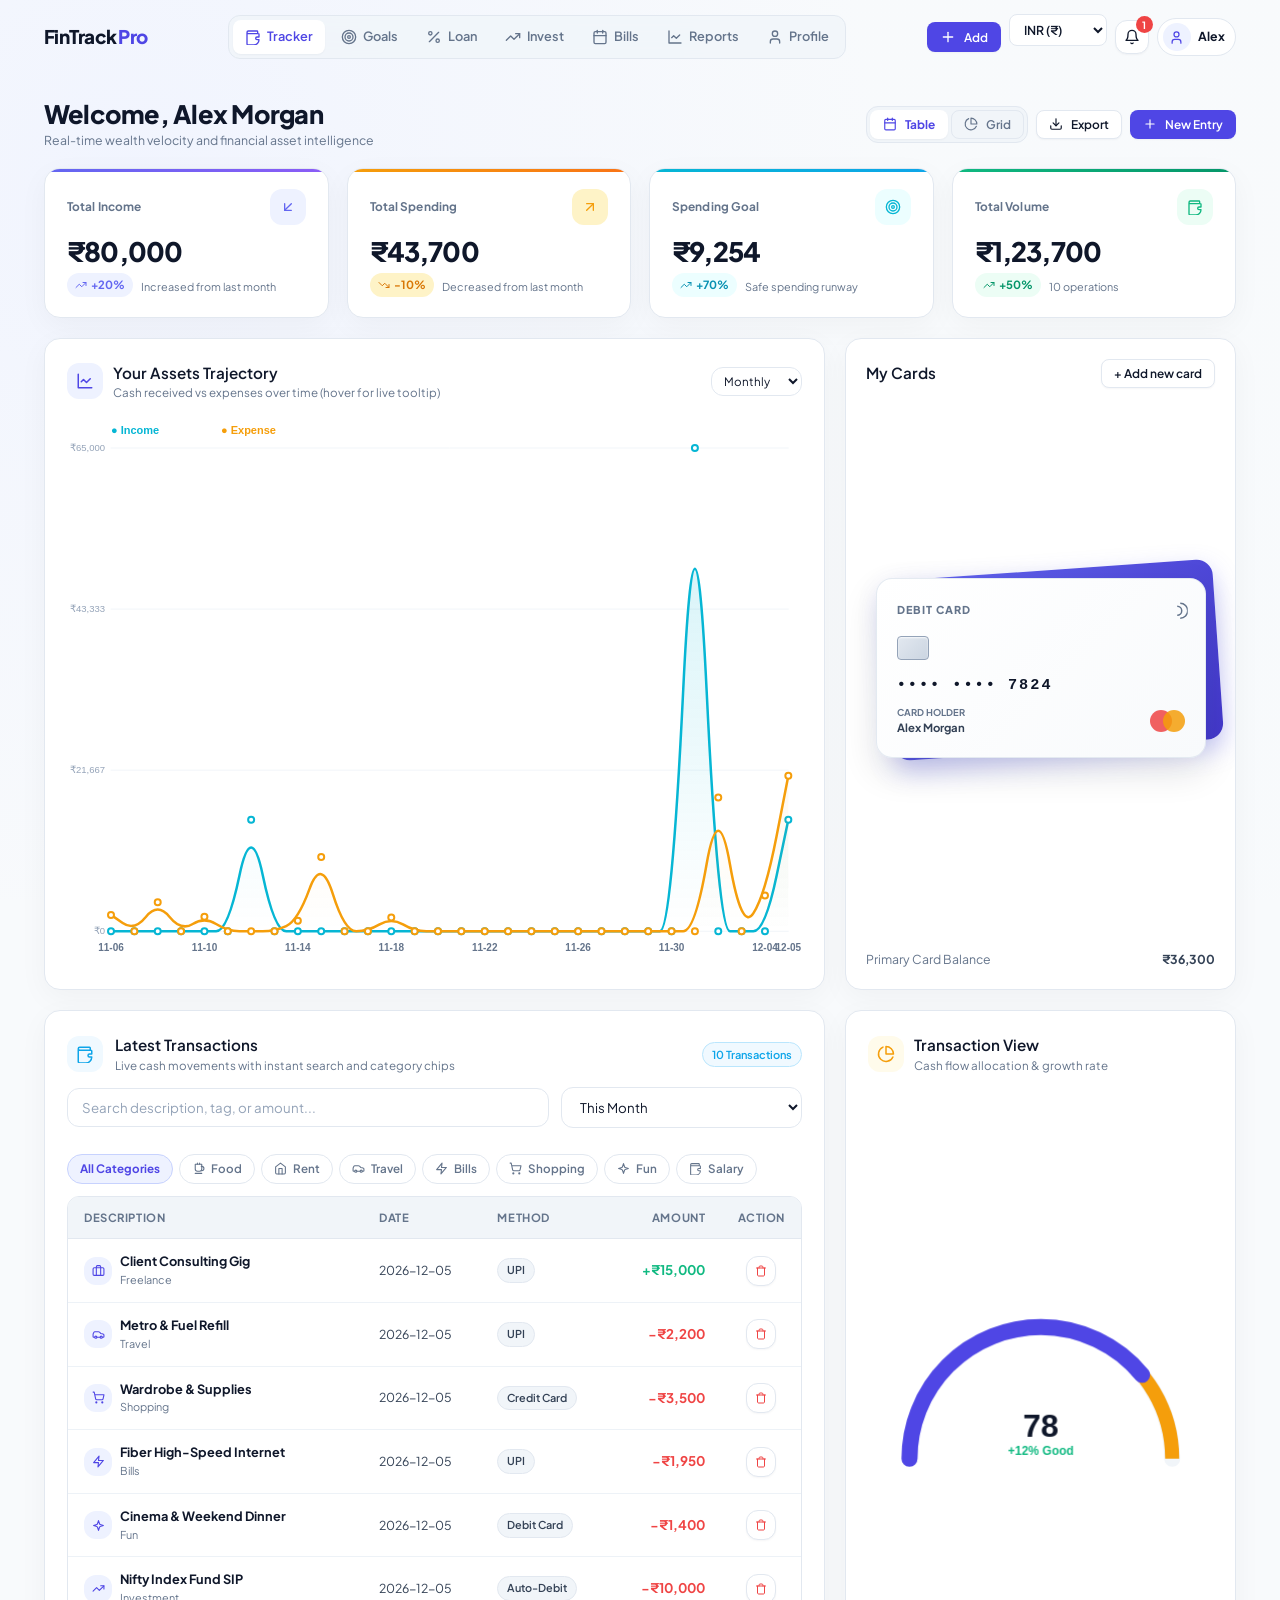
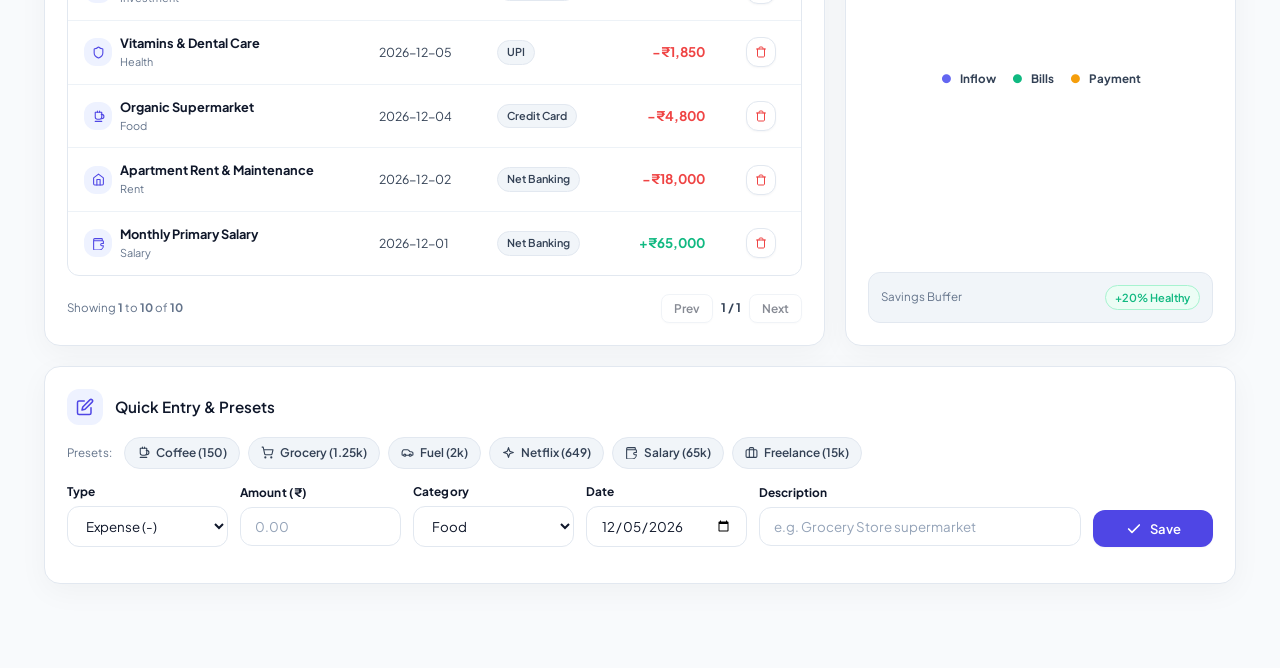
<file: fintrack/tracker.html>
<!DOCTYPE html>
<html lang="en">
<head>
  <meta charset="utf-8">
  <meta name="viewport" content="width=device-width, initial-scale=1">
  <title>FinTrack Pro · Income & Expense Tracker</title>
  <link rel="preconnect" href="https://fonts.googleapis.com">
  <link rel="preconnect" href="https://fonts.gstatic.com" crossorigin>
  <link href="https://fonts.googleapis.com/css2?family=Plus+Jakarta+Sans:wght@300;400;500;600;700;800&display=swap" rel="stylesheet">
  <link rel="stylesheet" href="css/style.css">
</head>
<body>
  <div id="nav"></div>
  <main class="wrap" id="app"></main>
  <script src="js/common.js"></script>
  <script src="js/tracker.js"></script>
</body>
</html>
</file>
<file: fintrack/css/style.css>
/* ==========================================================================
   FinTrack Pro - Modern Light SaaS Design System
   Inspired by Premium Fintech Dashboard (Clean, Glassmorphism, Animated)
   - Transparent Sticky Navbar with Blur on Scroll
   - Accent Top-Striped KPI Cards with Percentage Trend Pills
   - Interactive 3D Stacked Credit Cards Widget
   - Canvas Interactive Floating Tooltips
   - Mobile-Ready down to 320px - 420px viewports
   ========================================================================== */

@import url('https://fonts.googleapis.com/css2?family=Plus+Jakarta+Sans:wght@300;400;500;600;700;800&display=swap');

:root {
  /* Color Palette - Premium Light Modern Fintech */
  --bg-app: #f8fafc;
  --bg-subtle: #f1f5f9;
  --bg-card: #ffffff;
  --bg-card-hover: #fafbfd;
  --bg-glass: rgba(255, 255, 255, 0.85);
  
  /* Text Colors */
  --text-main: #0f172a;
  --text-body: #334155;
  --text-muted: #64748b;
  --text-light: #94a3b8;
  
  /* Brand Accent: Sophisticated Royal Indigo */
  --primary: #4f46e5;
  --primary-hover: #4338ca;
  --primary-active: #3730a3;
  --primary-light: #eef2ff;
  --primary-border: #c7d2fe;
  
  /* Semantic Status Colors (From Reference Design) */
  --accent-purple: #6366f1;
  --accent-purple-light: #eef2ff;
  --accent-purple-border: #c7d2fe;
  
  --accent-orange: #f59e0b;
  --accent-orange-light: #fef3c7;
  --accent-orange-border: #fde68a;
  
  --accent-cyan: #06b6d4;
  --accent-cyan-light: #ecfeff;
  --accent-cyan-border: #a5f3fc;
  
  --accent-green: #10b981;
  --accent-green-light: #ecfdf5;
  --accent-green-border: #a7f3d0;
  
  --success: #10b981;
  --success-bg: #ecfdf5;
  --success-border: #a7f3d0;
  
  --danger: #ef4444;
  --danger-bg: #fef2f2;
  --danger-border: #fecaca;
  
  --warning: #f59e0b;
  --warning-bg: #fffbeb;
  --warning-border: #fde68a;
  
  --info: #0ea5e9;
  --info-bg: #f0f9ff;
  --info-border: #bae6fd;

  /* Borders & Dividers */
  --border: #e2e8f0;
  --border-light: #edf2f7;
  --border-focus: #818cf8;
  
  /* Shadows */
  --shadow-xs: 0 1px 2px 0 rgba(15, 23, 42, 0.04);
  --shadow-sm: 0 1px 3px 0 rgba(15, 23, 42, 0.06), 0 1px 2px -1px rgba(15, 23, 42, 0.04);
  --shadow-md: 0 4px 6px -1px rgba(15, 23, 42, 0.07), 0 2px 4px -2px rgba(15, 23, 42, 0.05);
  --shadow-lg: 0 10px 15px -3px rgba(15, 23, 42, 0.08), 0 4px 6px -4px rgba(15, 23, 42, 0.04);
  --shadow-xl: 0 20px 25px -5px rgba(15, 23, 42, 0.08), 0 8px 10px -6px rgba(15, 23, 42, 0.04);
  --shadow-card: 0 8px 30px rgba(0, 0, 0, 0.04);

  /* Radius */
  --radius-sm: 8px;
  --radius-md: 12px;
  --radius-lg: 16px;
  --radius-xl: 20px;
  --radius-full: 9999px;
  
  /* Transitions */
  --trans-fast: 150ms cubic-bezier(0.16, 1, 0.3, 1);
  --trans-normal: 250ms cubic-bezier(0.16, 1, 0.3, 1);
  --trans-smooth: 350ms cubic-bezier(0.16, 1, 0.3, 1);
}

/* Base Reset & Typography */
*, *::before, *::after {
  box-sizing: border-box;
  margin: 0;
  padding: 0;
}

html {
  font-family: 'Plus Jakarta Sans', -apple-system, BlinkMacSystemFont, "Segoe UI", Roboto, sans-serif;
  font-size: 14.5px;
  color: var(--text-body);
  background-color: var(--bg-app);
  -webkit-font-smoothing: antialiased;
  -moz-osx-font-smoothing: grayscale;
  scroll-behavior: smooth;
  overflow-x: hidden;
}

body {
  min-height: 100vh;
  display: flex;
  flex-direction: column;
  background: radial-gradient(circle at 10% 20%, rgba(238, 242, 255, 0.7) 0%, rgba(248, 250, 252, 0.95) 55%),
              radial-gradient(circle at 90% 80%, rgba(236, 254, 255, 0.6) 0%, rgba(248, 250, 252, 0.95) 60%),
              #f8fafc;
  background-attachment: fixed;
  color: var(--text-body);
  line-height: 1.55;
  overflow-x: hidden;
  width: 100%;
}

a {
  color: inherit;
  text-decoration: none;
  transition: color var(--trans-fast);
}

button, input, select, textarea {
  font-family: inherit;
  font-size: inherit;
}

/* Layout Utilities */
.wrap {
  width: 100%;
  max-width: 1240px;
  margin: 0 auto;
  padding: 0 24px;
}

main.wrap {
  padding-top: 24px;
  padding-bottom: 60px;
  flex: 1;
}

.row {
  display: flex;
  align-items: center;
  gap: 12px;
  flex-wrap: wrap;
}

.row-nowrap {
  display: flex;
  align-items: center;
  gap: 12px;
  flex-wrap: nowrap;
}

.between {
  justify-content: space-between;
}

.center {
  justify-content: center;
  align-items: center;
}

.gap-sm { gap: 8px; }
.gap-md { gap: 16px; }
.gap-lg { gap: 24px; }

.mt-1 { margin-top: 6px; }
.mt-2 { margin-top: 12px; }
.mt-3 { margin-top: 18px; }
.mt-4 { margin-top: 24px; }
.mb-1 { margin-bottom: 6px; }
.mb-2 { margin-bottom: 12px; }
.mb-3 { margin-bottom: 18px; }
.mb-4 { margin-bottom: 24px; }

/* Grid Systems */
.grid {
  display: grid;
  grid-template-columns: repeat(auto-fit, minmax(260px, 1fr));
  gap: 18px;
  margin: 18px 0;
}

.grid-3 {
  display: grid;
  grid-template-columns: repeat(3, 1fr);
  gap: 18px;
  margin: 18px 0;
}

.grid-4 {
  display: grid;
  grid-template-columns: repeat(4, 1fr);
  gap: 18px;
  margin: 18px 0;
}

.two {
  display: grid;
  grid-template-columns: 1fr 1fr;
  gap: 20px;
  margin: 20px 0;
}

.two-one {
  display: grid;
  grid-template-columns: 2fr 1fr;
  gap: 20px;
  margin: 20px 0;
}

.one-two {
  display: grid;
  grid-template-columns: 1fr 2fr;
  gap: 20px;
  margin: 20px 0;
}

/* ==========================================================================
   Transparent Sticky Navbar with Smooth Blur on Scroll
   ========================================================================== */
nav {
  position: sticky;
  top: 0;
  z-index: 100;
  background: transparent;
  border-bottom: 1px solid transparent;
  transition: background 0.3s cubic-bezier(0.16, 1, 0.3, 1),
              border-color 0.3s cubic-bezier(0.16, 1, 0.3, 1),
              box-shadow 0.3s cubic-bezier(0.16, 1, 0.3, 1),
              backdrop-filter 0.3s cubic-bezier(0.16, 1, 0.3, 1);
  width: 100%;
}

nav.scrolled {
  background: rgba(255, 255, 255, 0.88);
  backdrop-filter: blur(16px);
  -webkit-backdrop-filter: blur(16px);
  border-bottom: 1px solid rgba(226, 232, 240, 0.85);
  box-shadow: 0 4px 20px -4px rgba(15, 23, 42, 0.05);
}

nav .nav-container {
  display: flex;
  align-items: center;
  justify-content: space-between;
  padding: 14px 24px;
  max-width: 1240px;
  margin: 0 auto;
  gap: 14px;
}

/* Logo-Free Clean Brand Typography */
.brand-clean {
  display: inline-flex;
  align-items: baseline;
  font-weight: 800;
  font-size: 1.3rem;
  color: var(--text-main);
  letter-spacing: -0.03em;
  text-decoration: none;
  white-space: nowrap;
}

.brand-clean span.brand-accent {
  color: var(--primary);
  margin-left: 2px;
}

.nav-links {
  display: flex;
  align-items: center;
  gap: 4px;
  background: rgba(241, 245, 249, 0.8);
  backdrop-filter: blur(8px);
  padding: 4px;
  border-radius: var(--radius-md);
  border: 1px solid var(--border);
}

.nav-links a {
  display: inline-flex;
  align-items: center;
  gap: 6px;
  padding: 7px 12px;
  border-radius: var(--radius-sm);
  color: var(--text-muted);
  font-weight: 600;
  font-size: 0.88rem;
  transition: all var(--trans-fast);
  white-space: nowrap;
}

.nav-links a:hover {
  color: var(--text-main);
  background: rgba(255, 255, 255, 0.85);
}

.nav-links a.on {
  background: var(--bg-card);
  color: var(--primary);
  box-shadow: var(--shadow-xs);
}

.nav-actions {
  display: flex;
  align-items: center;
  gap: 8px;
  flex-shrink: 0;
}

.nav-currency-select {
  padding: 6px 10px;
  border-radius: var(--radius-sm);
  border: 1px solid var(--border);
  background: var(--bg-card);
  font-size: 0.85rem;
  font-weight: 600;
  color: var(--text-main);
  cursor: pointer;
  outline: none;
  transition: border-color var(--trans-fast);
}

.nav-currency-select:focus {
  border-color: var(--primary);
}

.nav-user-pill {
  display: inline-flex;
  align-items: center;
  gap: 7px;
  padding: 4px 10px 4px 5px;
  border-radius: var(--radius-full);
  background: var(--bg-card);
  border: 1px solid var(--border);
  cursor: pointer;
  transition: all var(--trans-fast);
  text-decoration: none;
}

.nav-user-pill:hover {
  border-color: var(--primary-border);
  box-shadow: var(--shadow-xs);
}

.nav-avatar-icon {
  width: 28px;
  height: 28px;
  border-radius: var(--radius-full);
  background: var(--primary-light);
  color: var(--primary);
  display: flex;
  align-items: center;
  justify-content: center;
  flex-shrink: 0;
}

.nav-user-name {
  font-size: 0.85rem;
  font-weight: 700;
  color: var(--text-main);
  white-space: nowrap;
}

/* ==========================================================================
   Modern Cards with Colored Top Accent Stripes (As Seen in Reference Design)
   ========================================================================== */
.card {
  background: var(--bg-card);
  border: 1px solid var(--border);
  border-radius: var(--radius-lg);
  padding: 22px;
  box-shadow: var(--shadow-card);
  transition: transform var(--trans-normal), box-shadow var(--trans-normal), border-color var(--trans-normal);
  position: relative;
  overflow: hidden;
}

.card:hover {
  border-color: #cbd5e1;
  box-shadow: 0 12px 35px rgba(0, 0, 0, 0.06);
}

.card-header {
  display: flex;
  align-items: center;
  justify-content: space-between;
  margin-bottom: 16px;
  gap: 12px;
}

.card-header-title {
  display: flex;
  align-items: center;
  gap: 10px;
}

/* Top Accent Stripe on KPI Cards */
.stat-card {
  display: flex;
  flex-direction: column;
  justify-content: space-between;
  padding: 20px 22px;
  border-radius: var(--radius-lg);
  background: var(--bg-card);
  border: 1px solid var(--border);
  box-shadow: var(--shadow-card);
  position: relative;
  overflow: hidden;
  transition: all var(--trans-normal);
}

.stat-card::before {
  content: '';
  position: absolute;
  top: 0;
  left: 0;
  right: 0;
  height: 3.5px;
  background: var(--primary);
  border-radius: var(--radius-lg) var(--radius-lg) 0 0;
}

.stat-card.accent-purple::before { background: linear-gradient(90deg, #6366f1, #8b5cf6); }
.stat-card.accent-orange::before { background: linear-gradient(90deg, #f59e0b, #f97316); }
.stat-card.accent-cyan::before   { background: linear-gradient(90deg, #06b6d4, #0ea5e9); }
.stat-card.accent-green::before  { background: linear-gradient(90deg, #10b981, #059669); }

.stat-card:hover {
  transform: translateY(-3px);
  box-shadow: 0 14px 35px rgba(0, 0, 0, 0.07);
}

.stat-top {
  display: flex;
  align-items: center;
  justify-content: space-between;
  margin-bottom: 10px;
}

.stat-label {
  font-size: 0.82rem;
  font-weight: 700;
  color: var(--text-muted);
  text-transform: capitalize;
  letter-spacing: 0.01em;
}

.stat-icon {
  width: 36px;
  height: 36px;
  border-radius: var(--radius-md);
  display: flex;
  align-items: center;
  justify-content: center;
  flex-shrink: 0;
}

.stat-icon.primary { background: var(--primary-light); color: var(--primary); }
.stat-icon.success { background: var(--success-bg); color: var(--success); }
.stat-icon.danger { background: var(--danger-bg); color: var(--danger); }
.stat-icon.warning { background: var(--warning-bg); color: var(--warning); }
.stat-icon.info { background: var(--info-bg); color: var(--info); }

.stat-bottom {
  display: flex;
  align-items: baseline;
  gap: 8px;
  flex-wrap: wrap;
}

.stat-trend {
  display: inline-flex;
  align-items: center;
  gap: 4px;
  font-size: 0.78rem;
  font-weight: 700;
  padding: 3px 8px;
  border-radius: var(--radius-full);
}

.stat-trend.up { background: var(--success-bg); color: var(--success); }
.stat-trend.down { background: var(--danger-bg); color: var(--danger); }
.stat-trend.neutral { background: var(--bg-subtle); color: var(--text-muted); }

/* Typography Headings */
h1 {
  font-size: 1.85rem;
  font-weight: 800;
  letter-spacing: -0.03em;
  color: var(--text-main);
  margin-bottom: 6px;
  line-height: 1.25;
}

h2 {
  font-size: 1.25rem;
  font-weight: 700;
  letter-spacing: -0.02em;
  color: var(--text-main);
  margin-bottom: 12px;
  display: flex;
  align-items: center;
  gap: 8px;
  line-height: 1.3;
}

h3 {
  font-size: 1.05rem;
  font-weight: 600;
  color: var(--text-main);
  margin-bottom: 8px;
}

.mut { color: var(--text-muted); }
.text-main { color: var(--text-main); }
.ok { color: var(--success); }
.bad { color: var(--danger); }
.wn { color: var(--warning); }
.info { color: var(--info); }
.bold { font-weight: 700; }

.big {
  font-size: 1.85rem;
  font-weight: 800;
  letter-spacing: -0.03em;
  color: var(--text-main);
  line-height: 1.2;
}

/* ==========================================================================
   Realistic 3D Stacked Credit Cards Widget (From Reference Design)
   ========================================================================== */
.credit-card-widget {
  position: relative;
  width: 100%;
  max-width: 330px;
  height: 200px;
  margin: 10px auto;
  perspective: 1000px;
}

.credit-card-back {
  position: absolute;
  top: 0;
  left: 12px;
  right: -12px;
  height: 180px;
  background: linear-gradient(135deg, #6366f1 0%, #4338ca 100%);
  border-radius: var(--radius-lg);
  box-shadow: 0 10px 25px rgba(99, 102, 241, 0.35);
  transform: rotate(-4deg) translateY(4px);
  transition: transform 0.4s cubic-bezier(0.16, 1, 0.3, 1);
  z-index: 1;
}

.credit-card-front {
  position: absolute;
  top: 12px;
  left: 0;
  right: 0;
  height: 180px;
  background: linear-gradient(135deg, #ffffff 0%, #f8fafc 100%);
  border: 1px solid rgba(226, 232, 240, 0.9);
  border-radius: var(--radius-lg);
  box-shadow: 0 14px 35px rgba(15, 23, 42, 0.12);
  padding: 20px;
  display: flex;
  flex-direction: column;
  justify-content: space-between;
  transform: rotate(0deg);
  transition: transform 0.4s cubic-bezier(0.16, 1, 0.3, 1), box-shadow 0.4s ease;
  z-index: 2;
}

.credit-card-widget:hover .credit-card-front {
  transform: translateY(-6px) scale(1.02);
  box-shadow: 0 20px 45px rgba(15, 23, 42, 0.16);
}

.credit-card-widget:hover .credit-card-back {
  transform: rotate(-7deg) translateY(0px) scale(0.98);
}

.card-chip {
  width: 32px;
  height: 24px;
  background: linear-gradient(135deg, #e2e8f0 0%, #cbd5e1 100%);
  border-radius: 4px;
  border: 1px solid #94a3b8;
  position: relative;
  box-shadow: inset 0 1px 2px rgba(255, 255, 255, 0.8);
}

.card-number-display {
  font-family: 'Courier New', Courier, monospace;
  font-size: 1.05rem;
  font-weight: 700;
  letter-spacing: 2px;
  color: var(--text-main);
}

.card-brand-circles {
  display: flex;
  align-items: center;
}

.card-brand-circles span:first-child {
  width: 22px;
  height: 22px;
  border-radius: 50%;
  background: rgba(239, 68, 68, 0.85);
}

.card-brand-circles span:last-child {
  width: 22px;
  height: 22px;
  border-radius: 50%;
  background: rgba(245, 158, 11, 0.85);
  margin-left: -9px;
}

/* ==========================================================================
   Interactive Floating Tooltip for Canvas Wave Charts
   ========================================================================== */
.canvas-tooltip {
  position: absolute;
  background: rgba(15, 23, 42, 0.9);
  backdrop-filter: blur(8px);
  -webkit-backdrop-filter: blur(8px);
  color: #ffffff;
  padding: 8px 12px;
  border-radius: var(--radius-md);
  font-size: 0.8rem;
  font-weight: 600;
  pointer-events: none;
  box-shadow: 0 10px 25px rgba(0, 0, 0, 0.2);
  z-index: 50;
  transform: translate(-50%, -120%);
  transition: opacity 0.15s ease, transform 0.15s ease;
  white-space: nowrap;
  display: none;
}

.canvas-tooltip::after {
  content: '';
  position: absolute;
  bottom: -5px;
  left: 50%;
  transform: translateX(-50%);
  border-width: 5px 5px 0;
  border-style: solid;
  border-color: rgba(15, 23, 42, 0.9) transparent transparent;
}

/* Form Controls */
label {
  display: block;
  font-size: 0.82rem;
  font-weight: 700;
  color: var(--text-main);
  margin-bottom: 5px;
  letter-spacing: 0.01em;
}

input, select, textarea {
  width: 100%;
  padding: 10px 14px;
  border: 1px solid var(--border);
  border-radius: var(--radius-md);
  background: var(--bg-card);
  color: var(--text-main);
  font-size: 0.92rem;
  outline: none;
  transition: all var(--trans-fast);
  margin-bottom: 14px;
}

input:focus, select:focus, textarea:focus {
  border-color: var(--primary);
  box-shadow: 0 0 0 3px rgba(79, 70, 229, 0.12);
  background: #ffffff;
}

input::placeholder, textarea::placeholder {
  color: var(--text-light);
}

input[type="range"] {
  padding: 0;
  margin: 8px 0 16px;
  height: 6px;
  background: var(--border);
  border-radius: 4px;
  border: none;
  outline: none;
  accent-color: var(--primary);
  cursor: pointer;
}

input[type="checkbox"], input[type="radio"] {
  width: auto;
  margin: 0 6px 0 0;
  accent-color: var(--primary);
  cursor: pointer;
}

/* Buttons */
.btn {
  display: inline-flex;
  align-items: center;
  justify-content: center;
  gap: 8px;
  padding: 9px 18px;
  font-weight: 600;
  font-size: 0.9rem;
  border-radius: var(--radius-md);
  border: 1px solid transparent;
  background: var(--primary);
  color: #ffffff;
  cursor: pointer;
  transition: all var(--trans-fast);
  text-decoration: none;
  box-shadow: var(--shadow-xs);
  user-select: none;
  white-space: nowrap;
}

.btn:hover {
  background: var(--primary-hover);
  transform: translateY(-1px);
  box-shadow: var(--shadow-sm);
}

.btn:active {
  transform: translateY(0);
}

.btn.alt {
  background: var(--bg-card);
  color: var(--text-main);
  border: 1px solid var(--border);
}

.btn.alt:hover {
  background: var(--bg-subtle);
  border-color: #cbd5e1;
}

.btn.success {
  background: var(--success);
  color: #ffffff;
}
.btn.success:hover { background: #059669; }

.btn.danger {
  background: var(--danger);
  color: #ffffff;
}
.btn.danger:hover { background: #dc2626; }

.btn.sm {
  padding: 6px 12px;
  font-size: 0.82rem;
  border-radius: var(--radius-sm);
}

.btn.lg {
  padding: 12px 24px;
  font-size: 1rem;
  border-radius: var(--radius-lg);
}

.btn.icon-only {
  padding: 8px;
  border-radius: var(--radius-md);
}

.btn-group {
  display: inline-flex;
  background: var(--bg-subtle);
  padding: 3px;
  border-radius: var(--radius-md);
  border: 1px solid var(--border);
  gap: 3px;
  flex-wrap: wrap;
}

.btn-group .btn {
  background: transparent;
  color: var(--text-muted);
  box-shadow: none;
  padding: 6px 12px;
  border-radius: var(--radius-sm);
}

.btn-group .btn.on {
  background: var(--bg-card);
  color: var(--primary);
  box-shadow: var(--shadow-xs);
  font-weight: 700;
}

/* Badges & Tags */
.tag {
  display: inline-flex;
  align-items: center;
  gap: 5px;
  padding: 3px 9px;
  border-radius: var(--radius-full);
  font-size: 0.76rem;
  font-weight: 600;
  background: var(--bg-subtle);
  color: var(--text-body);
  border: 1px solid var(--border);
}

.tag.primary { background: var(--primary-light); color: var(--primary); border-color: var(--primary-border); }
.tag.success { background: var(--success-bg); color: var(--success); border-color: var(--success-border); }
.tag.danger { background: var(--danger-bg); color: var(--danger); border-color: var(--danger-border); }
.tag.warning { background: var(--warning-bg); color: var(--warning); border-color: var(--warning-border); }
.tag.info { background: var(--info-bg); color: var(--info); border-color: var(--info-border); }

/* Interactive Filter Chips */
.filter-chips {
  display: flex;
  align-items: center;
  gap: 6px;
  flex-wrap: wrap;
  margin: 10px 0;
}

.filter-chip {
  display: inline-flex;
  align-items: center;
  gap: 6px;
  padding: 5px 12px;
  border-radius: var(--radius-full);
  font-size: 0.8rem;
  font-weight: 600;
  background: var(--bg-card);
  color: var(--text-muted);
  border: 1px solid var(--border);
  cursor: pointer;
  transition: all var(--trans-fast);
  user-select: none;
}

.filter-chip:hover {
  background: var(--bg-subtle);
  color: var(--text-main);
  border-color: #cbd5e1;
}

.filter-chip.active {
  background: var(--primary-light);
  color: var(--primary);
  border-color: var(--primary-border);
  font-weight: 700;
}

/* Banners / Alerts */
.banner {
  display: flex;
  align-items: center;
  gap: 12px;
  padding: 12px 18px;
  border-radius: var(--radius-md);
  margin: 16px 0;
  font-size: 0.9rem;
  font-weight: 500;
  border: 1px solid transparent;
  animation: fadeInUp 0.3s ease-out;
}

.banner.warning { background: var(--warning-bg); color: #92400e; border-color: var(--warning-border); }
.banner.danger { background: var(--danger-bg); color: #9f1239; border-color: var(--danger-border); }
.banner.info { background: var(--info-bg); color: #075985; border-color: var(--info-border); }
.banner.success { background: var(--success-bg); color: #065f46; border-color: var(--success-border); }

/* Modern Data Table */
.tw {
  width: 100%;
  overflow-x: auto;
  border-radius: var(--radius-md);
  border: 1px solid var(--border);
  background: var(--bg-card);
  -webkit-overflow-scrolling: touch;
}

table {
  width: 100%;
  border-collapse: separate;
  border-spacing: 0;
  font-size: 0.9rem;
  text-align: left;
  min-width: 580px;
}

th {
  background: var(--bg-subtle);
  color: var(--text-muted);
  font-size: 0.78rem;
  font-weight: 700;
  text-transform: uppercase;
  letter-spacing: 0.05em;
  padding: 12px 16px;
  border-bottom: 1px solid var(--border);
  user-select: none;
  white-space: nowrap;
}

th.sortable {
  cursor: pointer;
  transition: color var(--trans-fast);
}

th.sortable:hover {
  color: var(--primary);
}

td {
  padding: 13px 16px;
  border-bottom: 1px solid var(--border-light);
  color: var(--text-body);
  vertical-align: middle;
}

tr:last-child td {
  border-bottom: none;
}

tbody tr {
  transition: background-color var(--trans-fast);
}

tbody tr:hover {
  background-color: #f8fafc;
}

/* Progress Meters */
.meter {
  height: 8px;
  background: var(--border-light);
  border-radius: var(--radius-full);
  overflow: hidden;
  margin: 8px 0;
  position: relative;
}

.meter i {
  display: block;
  height: 100%;
  background: linear-gradient(90deg, #10b981, #059669);
  border-radius: var(--radius-full);
  transition: width 0.6s cubic-bezier(0.16, 1, 0.3, 1);
}

.meter.wn i { background: linear-gradient(90deg, #f59e0b, #d97706); }
.meter.over i { background: linear-gradient(90deg, #f43f5e, #e11d48); }
.meter.primary i { background: linear-gradient(90deg, #6366f1, #4f46e5); }

/* Quick Add Pills / Presets */
.preset-pills {
  display: flex;
  gap: 8px;
  flex-wrap: wrap;
  margin-bottom: 14px;
}

.preset-pill {
  display: inline-flex;
  align-items: center;
  gap: 6px;
  padding: 6px 12px;
  border-radius: var(--radius-full);
  background: var(--bg-subtle);
  border: 1px solid var(--border);
  font-size: 0.82rem;
  font-weight: 600;
  color: var(--text-body);
  cursor: pointer;
  transition: all var(--trans-fast);
}

.preset-pill:hover {
  background: var(--primary-light);
  color: var(--primary);
  border-color: var(--primary-border);
}

/* Modal Window */
.modal-overlay {
  position: fixed;
  inset: 0;
  background: rgba(15, 23, 42, 0.45);
  backdrop-filter: blur(4px);
  -webkit-backdrop-filter: blur(4px);
  z-index: 999;
  display: flex;
  align-items: center;
  justify-content: center;
  padding: 16px;
  animation: fadeIn 0.2s ease-out;
}

.modal-content {
  background: var(--bg-card);
  border-radius: var(--radius-xl);
  border: 1px solid var(--border);
  box-shadow: var(--shadow-xl);
  width: 100%;
  max-width: 520px;
  max-height: 90vh;
  overflow-y: auto;
  padding: 26px;
  position: relative;
  animation: scaleIn 0.25s cubic-bezier(0.16, 1, 0.3, 1);
}

.modal-close {
  position: absolute;
  top: 18px;
  right: 18px;
  background: var(--bg-subtle);
  border: 1px solid var(--border);
  border-radius: var(--radius-full);
  width: 32px;
  height: 32px;
  display: flex;
  align-items: center;
  justify-content: center;
  cursor: pointer;
  color: var(--text-muted);
  transition: all var(--trans-fast);
}

.modal-close:hover {
  background: var(--bg-card);
  color: var(--danger);
}

/* Notification Drawer */
.notification-menu {
  position: absolute;
  top: 100%;
  right: 0;
  margin-top: 8px;
  width: 340px;
  background: var(--bg-card);
  border: 1px solid var(--border);
  border-radius: var(--radius-lg);
  box-shadow: var(--shadow-lg);
  padding: 12px;
  z-index: 150;
  animation: fadeInUp 0.2s ease-out;
}

.notification-item {
  display: flex;
  gap: 10px;
  padding: 10px;
  border-radius: var(--radius-md);
  font-size: 0.85rem;
  transition: background var(--trans-fast);
}

.notification-item:hover {
  background: var(--bg-subtle);
}

/* Floating Toast */
#toast {
  position: fixed;
  bottom: 24px;
  left: 50%;
  transform: translateX(-50%) translateY(20px);
  background: var(--text-main);
  color: #ffffff;
  padding: 12px 20px;
  border-radius: var(--radius-full);
  font-size: 0.9rem;
  font-weight: 600;
  opacity: 0;
  box-shadow: var(--shadow-xl);
  display: flex;
  align-items: center;
  gap: 10px;
  transition: all 0.3s cubic-bezier(0.16, 1, 0.3, 1);
  pointer-events: none;
  z-index: 1000;
  max-width: 90vw;
  text-align: center;
}

#toast.show {
  opacity: 1;
  transform: translateX(-50%) translateY(0);
}

/* Canvas & Chart Containers */
.chart-container {
  width: 100%;
  position: relative;
  margin: 10px 0;
}

canvas {
  width: 100%;
  display: block;
  border-radius: var(--radius-md);
}

/* Password Strength Indicator */
.strength-meter {
  display: flex;
  gap: 4px;
  margin: 6px 0 10px;
}

.strength-bar {
  flex: 1;
  height: 4px;
  background: var(--border);
  border-radius: 2px;
  transition: background var(--trans-normal);
}

.strength-bar.active-weak { background: var(--danger); }
.strength-bar.active-fair { background: var(--warning); }
.strength-bar.active-good { background: var(--info); }
.strength-bar.active-strong { background: var(--success); }

/* SVG Icons Utility */
.svg-icon {
  display: inline-block;
  vertical-align: middle;
  flex-shrink: 0;
}

/* Animations */
@keyframes fadeInUp {
  from {
    opacity: 0;
    transform: translateY(10px);
  }
  to {
    opacity: 1;
    transform: translateY(0);
  }
}

@keyframes fadeIn {
  from { opacity: 0; }
  to { opacity: 1; }
}

@keyframes scaleIn {
  from {
    opacity: 0;
    transform: scale(0.96);
  }
  to {
    opacity: 1;
    transform: scale(1);
  }
}

.animate-fade-in {
  animation: fadeInUp 0.35s cubic-bezier(0.16, 1, 0.3, 1);
}

/* ==========================================================================
   Mobile Responsiveness (320px - 420px viewports & tablet viewports)
   ========================================================================== */

@media (max-width: 960px) {
  .nav-links span.link-text {
    display: none;
  }
  .two, .two-one, .one-two, .grid-3, .grid-4 {
    grid-template-columns: 1fr;
  }
  nav .nav-container {
    padding: 10px 16px;
  }
  .wrap {
    padding: 0 16px;
  }
}

@media (max-width: 640px) {
  nav .nav-container {
    padding: 8px 12px;
    flex-wrap: wrap;
    gap: 8px;
  }
  
  .brand-clean {
    font-size: 1.15rem;
  }
  
  .nav-links {
    order: 3;
    width: 100%;
    overflow-x: auto;
    -webkit-overflow-scrolling: touch;
    scrollbar-width: none;
    justify-content: flex-start;
    padding: 3px;
  }
  
  .nav-links::-webkit-scrollbar {
    display: none;
  }
  
  .nav-links a {
    padding: 6px 10px;
    font-size: 0.82rem;
  }
  
  .nav-links span.link-text {
    display: inline;
  }

  .nav-user-name {
    display: none;
  }
  
  .notification-menu {
    width: 290px;
    right: -40px;
  }

  h1 {
    font-size: 1.45rem;
  }
  
  .big {
    font-size: 1.55rem;
  }
}

/* Specific viewports up to 420px */
@media (max-width: 420px) {
  html {
    font-size: 13.5px;
  }

  .wrap {
    padding: 0 10px;
  }

  main.wrap {
    padding-top: 14px;
    padding-bottom: 40px;
  }

  .card {
    padding: 14px;
    border-radius: var(--radius-md);
  }

  .grid, .grid-3, .grid-4, .two, .two-one, .one-two {
    grid-template-columns: 1fr;
    gap: 12px;
    margin: 12px 0;
  }

  .stat-card {
    padding: 14px 16px;
  }

  .btn {
    padding: 8px 14px;
    font-size: 0.85rem;
  }

  .btn.sm {
    padding: 5px 9px;
    font-size: 0.78rem;
  }

  .row {
    gap: 8px;
  }

  .row > div[style*="flex:1"],
  .row > div[style*="flex:2"] {
    min-width: 100% !important;
  }

  .preset-pills {
    gap: 5px;
  }

  .preset-pill {
    padding: 4px 9px;
    font-size: 0.76rem;
  }

  .modal-content {
    padding: 18px 14px;
    border-radius: var(--radius-lg);
  }

  .notification-menu {
    width: 260px;
    right: -20px;
  }

  .btn-group {
    width: 100%;
  }

  .btn-group .btn {
    flex: 1;
    text-align: center;
    padding: 5px 6px;
    font-size: 0.78rem;
  }
}
</file>
